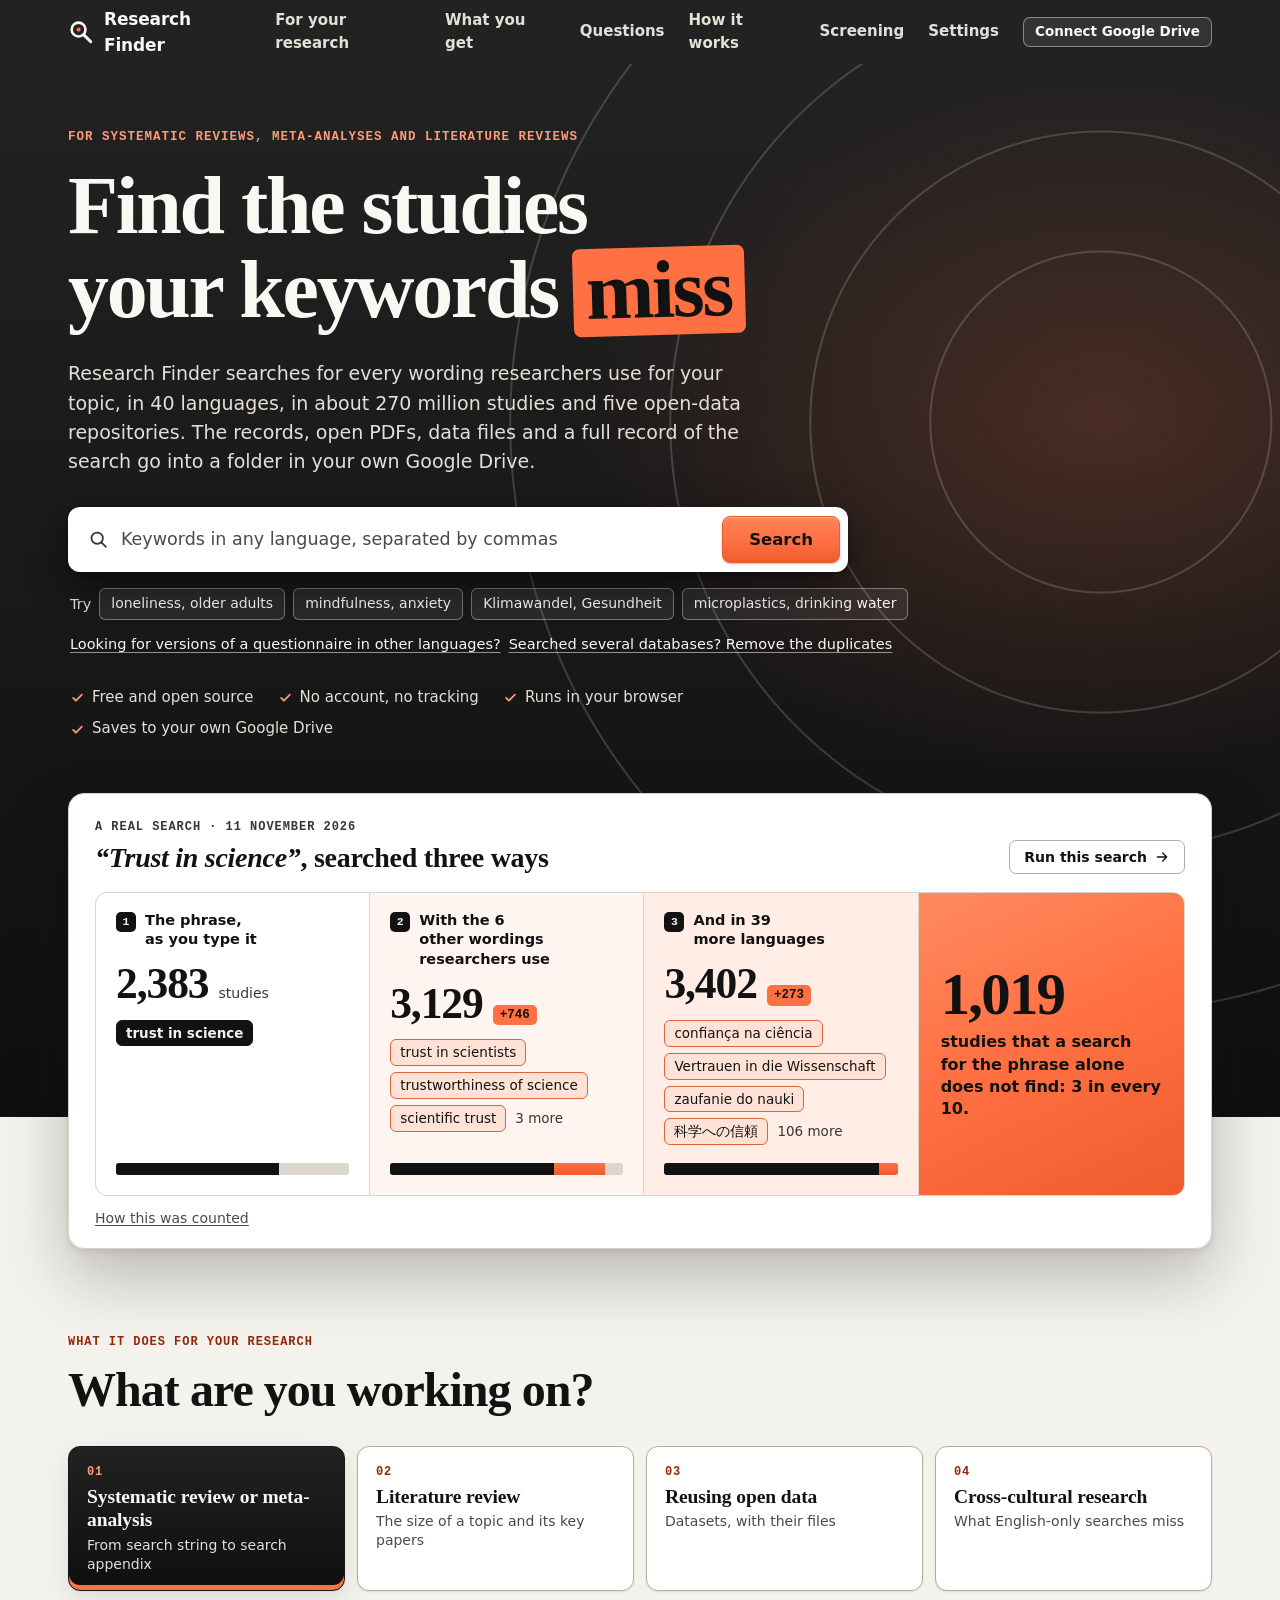
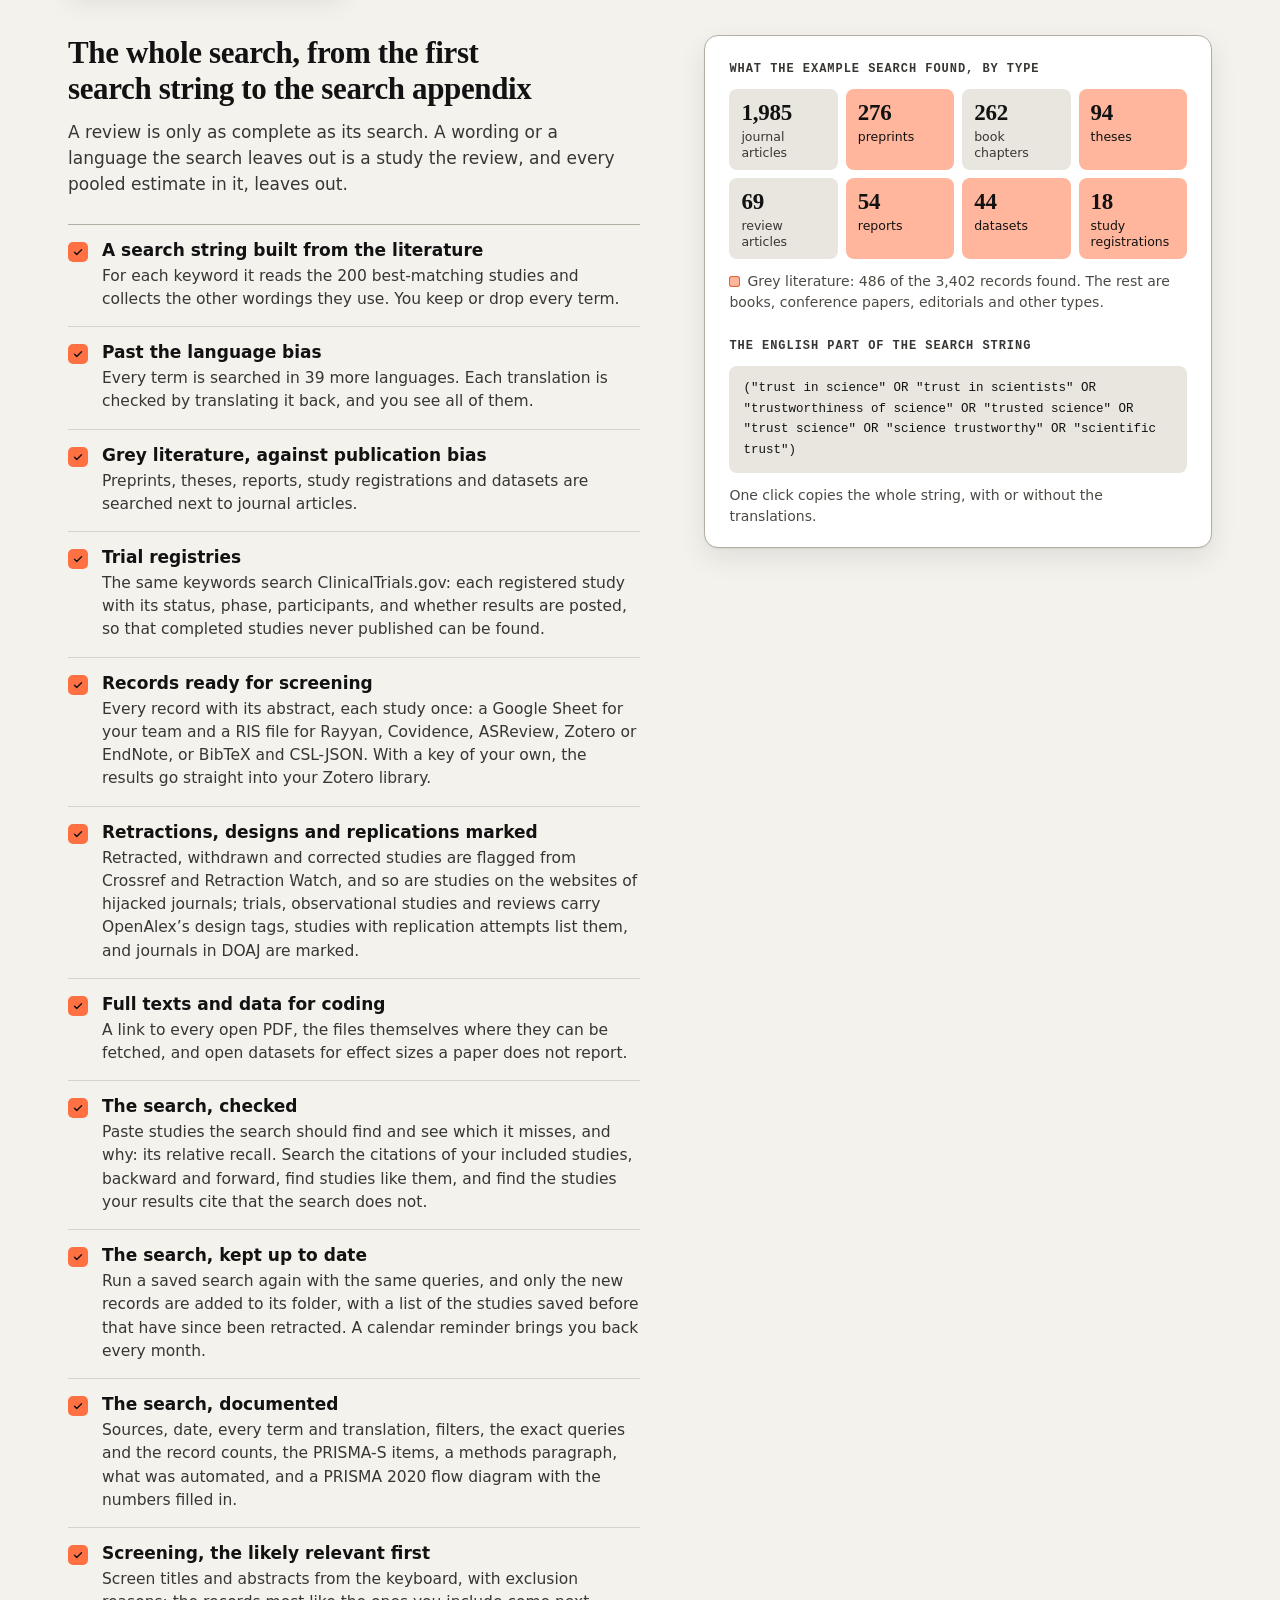
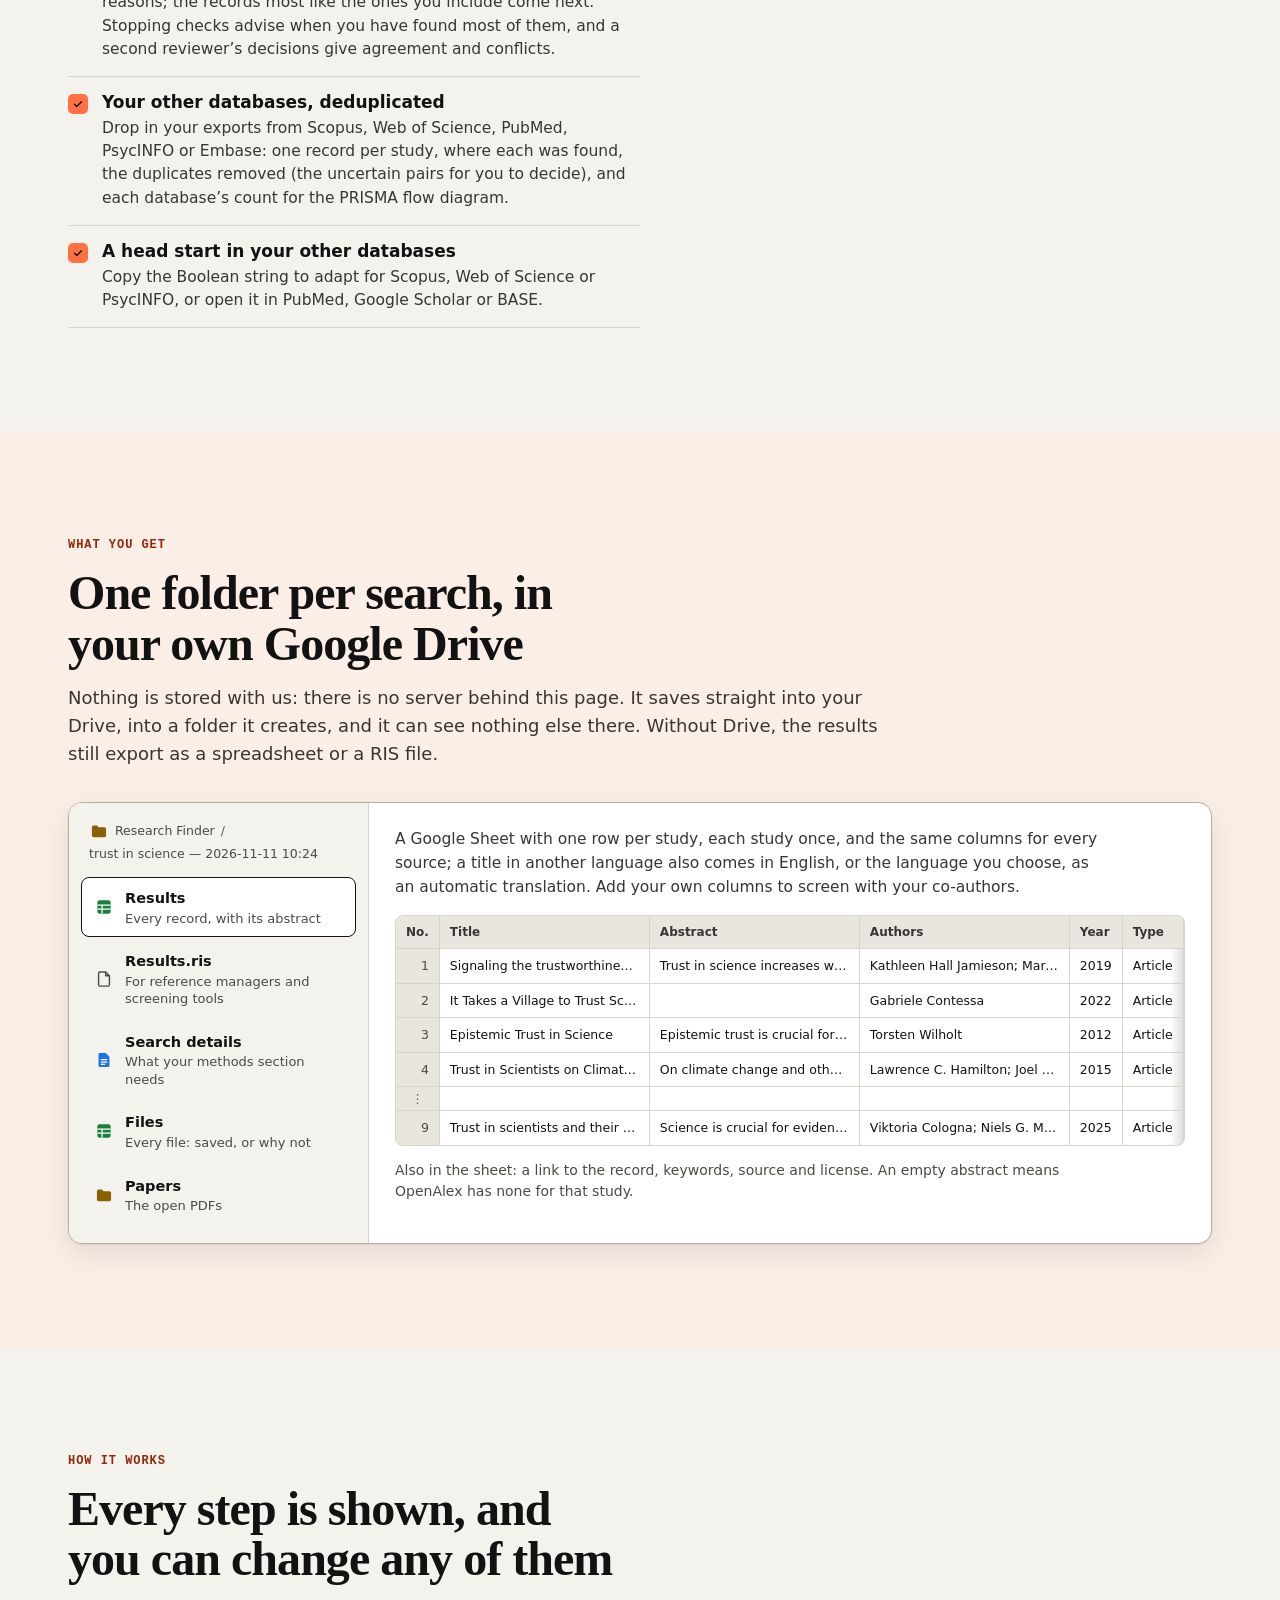
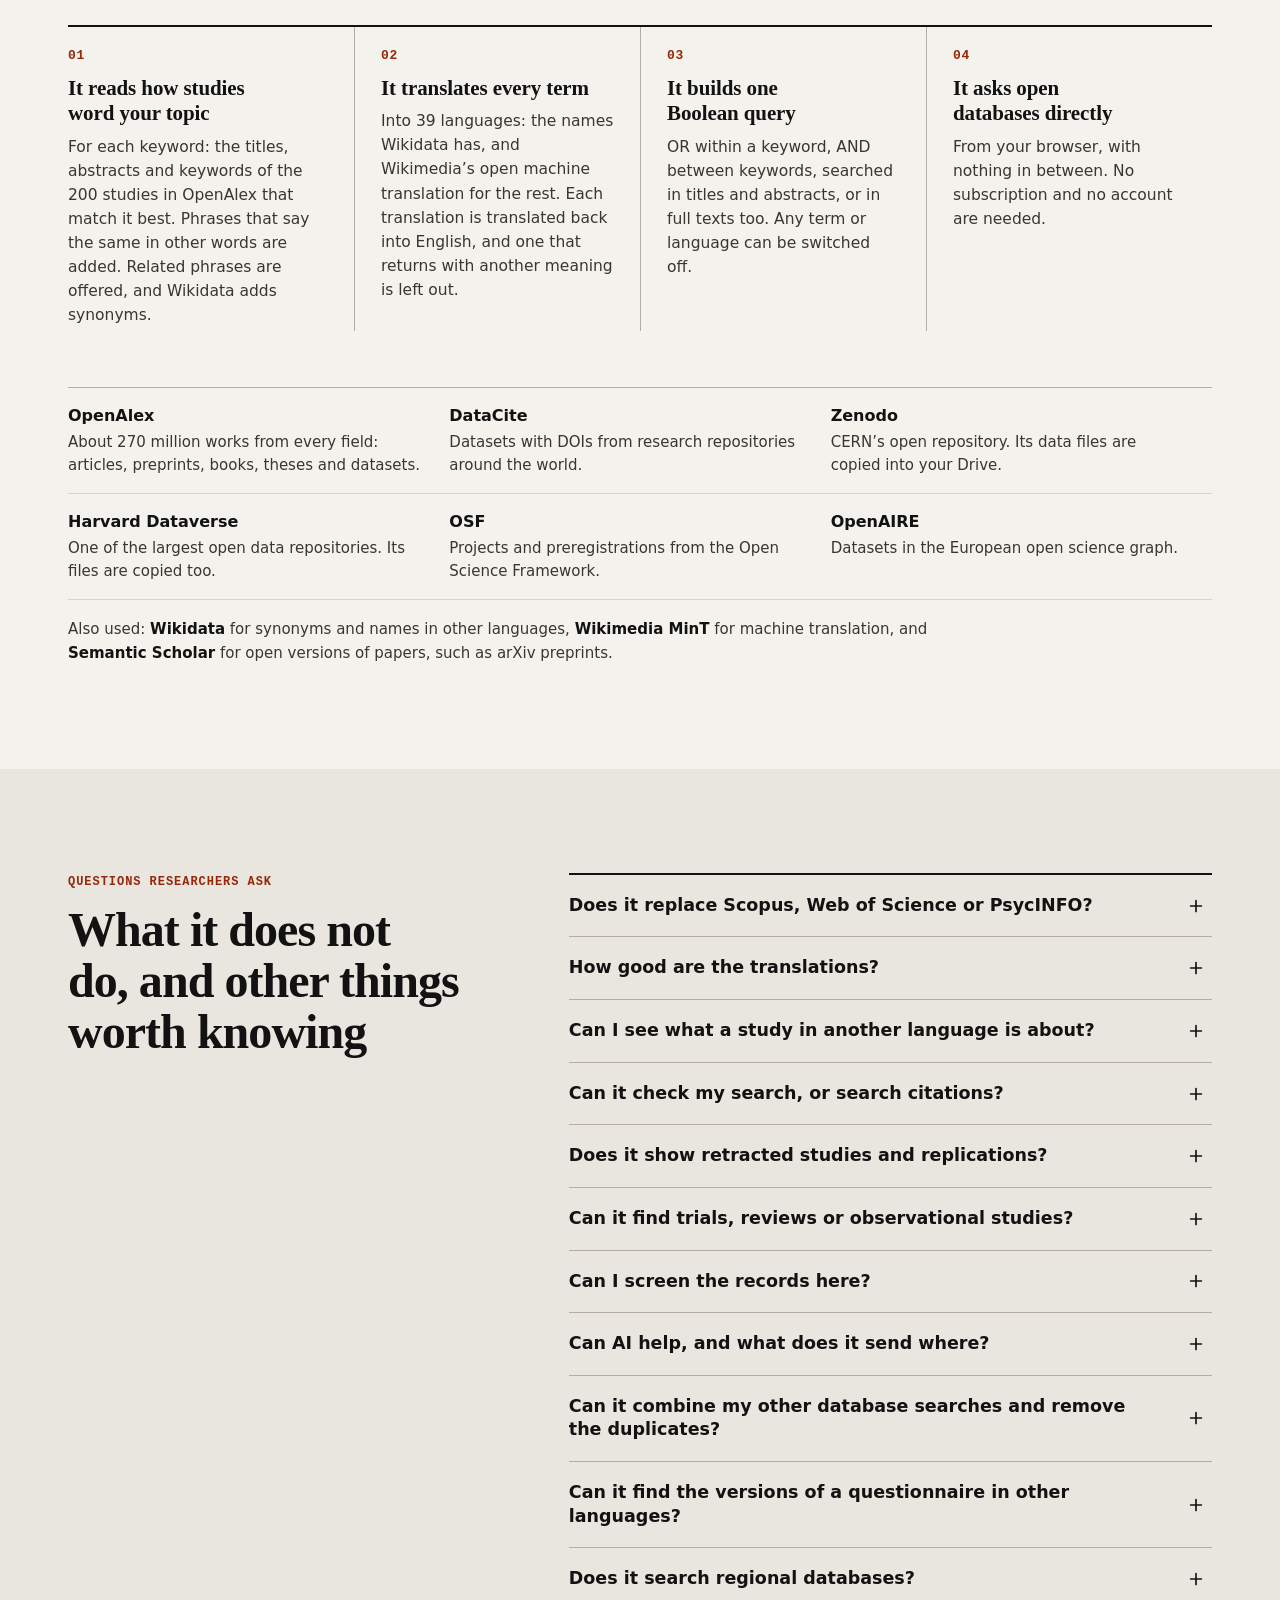
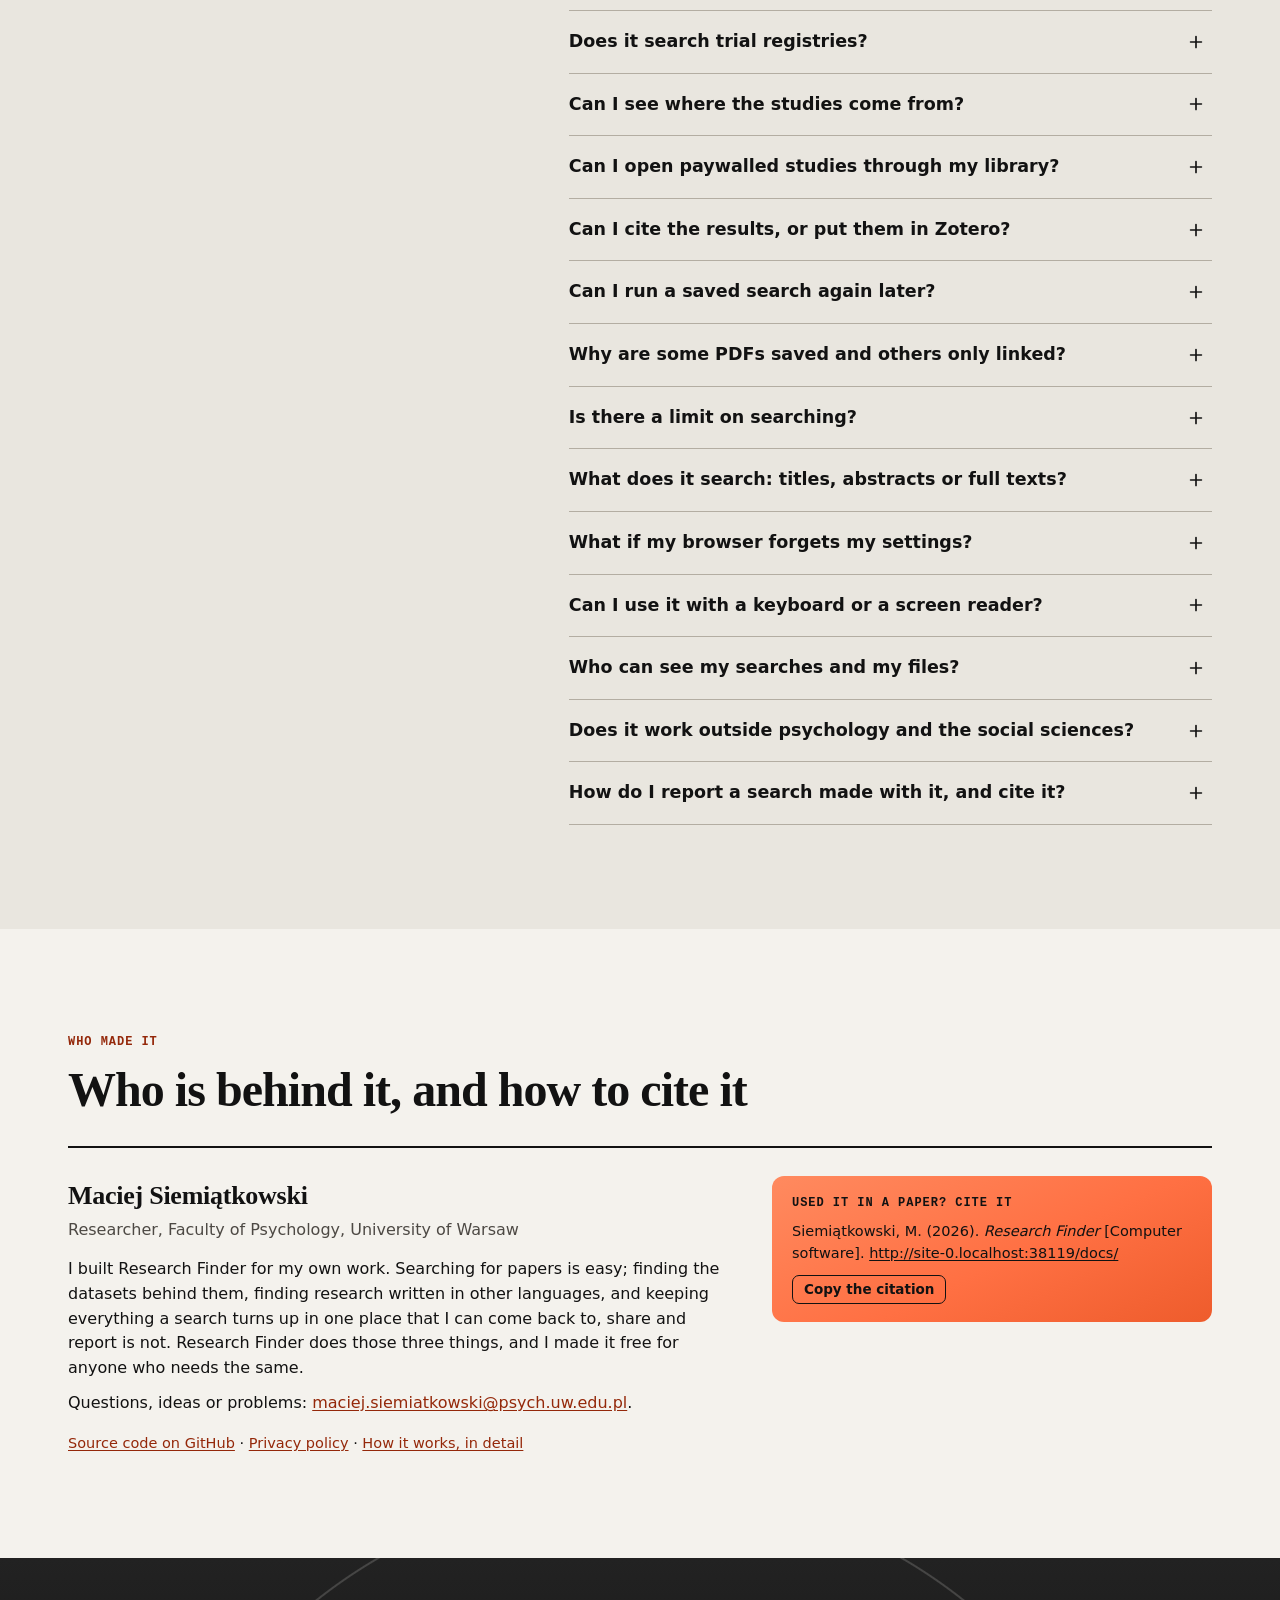
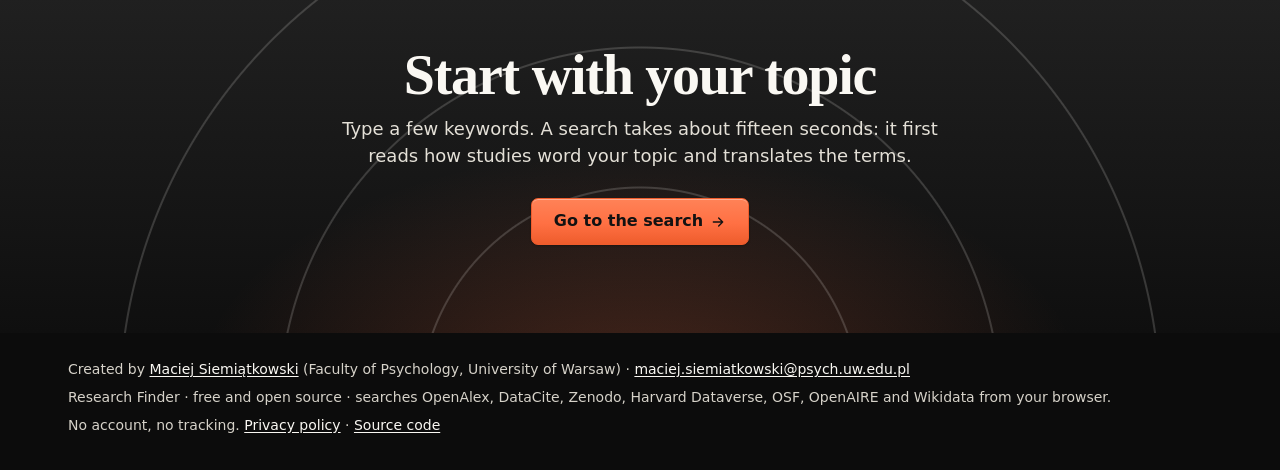
<file: docs/index.html>
<!doctype html>
<html lang="en">
<head>
  <meta charset="utf-8">
  <meta name="viewport" content="width=device-width, initial-scale=1">
  <meta http-equiv="Content-Security-Policy" content="default-src 'self'; script-src 'self' https://accounts.google.com/gsi/client; style-src 'self' 'unsafe-inline' https://accounts.google.com/gsi/style; img-src 'self' data: blob: https:; font-src 'self' data:; connect-src 'self' https:; frame-src https://accounts.google.com/gsi/; object-src 'none'; base-uri 'self'; form-action 'self'">
  <title>Research Finder: a literature search in 40 languages for reviews and meta-analyses</title>
  <meta name="description" content="A free literature search for systematic reviews, meta-analyses and literature reviews. It searches every wording researchers use for your topic, in 40 languages, in 270 million studies and five data repositories, and files the records, open PDFs, data and a record of the search in your Google Drive.">
  <meta property="og:type" content="website">
  <meta property="og:title" content="Research Finder: find the studies your keywords miss">
  <meta property="og:description" content="A free literature search for systematic reviews, meta-analyses and literature reviews: every wording researchers use for your topic, 40 languages, 270 million studies and five data repositories, saved to your Google Drive with a record of the search.">
  <meta property="og:url" content="https://msiemiatkowski.github.io/research-finder/">
  <meta name="color-scheme" content="light dark">
  <meta name="theme-color" content="#151515" media="(prefers-color-scheme: light)">
  <meta name="theme-color" content="#232323" media="(prefers-color-scheme: dark)">
  <link rel="icon" href="data:image/svg+xml,%3Csvg xmlns='http://www.w3.org/2000/svg' viewBox='0 0 32 32'%3E%3Crect width='32' height='32' rx='7' fill='%23151515'/%3E%3Ccircle cx='14' cy='14' r='7' fill='none' stroke='%23f4f2ed' stroke-width='2.8'/%3E%3Cpath d='M19.4 19.4 25 25' stroke='%23f4f2ed' stroke-width='3' stroke-linecap='round'/%3E%3Ccircle cx='14' cy='14' r='2.4' fill='%23ff7043'/%3E%3C/svg%3E">
  <link rel="stylesheet" href="style.css?v=45">
  <script type="module" src="js/main.js?v=45"></script>
  <script type="module" src="js/landing.js?v=45"></script>
</head>
<body>
  <svg width="0" height="0" style="position:absolute" aria-hidden="true" focusable="false">
    <defs>
      <symbol id="i-check" viewBox="0 0 24 24"><path d="m5 12.5 4.5 4.5L19 7.5" fill="none" stroke="currentColor" stroke-width="2.2" stroke-linecap="round" stroke-linejoin="round"/></symbol>
      <symbol id="i-arrow" viewBox="0 0 24 24"><path d="M5 12h14m-6-6 6 6-6 6" fill="none" stroke="currentColor" stroke-width="2" stroke-linecap="round" stroke-linejoin="round"/></symbol>
      <symbol id="i-folder" viewBox="0 0 24 24"><path d="M3.5 7.5a2 2 0 0 1 2-2h4l2 2h7a2 2 0 0 1 2 2v8a2 2 0 0 1-2 2h-13a2 2 0 0 1-2-2z" fill="currentColor"/></symbol>
      <symbol id="i-sheet" viewBox="0 0 24 24"><rect x="4" y="4" width="16" height="16" rx="2.5" fill="currentColor"/><path d="M4 9.7h16M4 14.6h16M9.7 9.7V20" fill="none" stroke="#fff" stroke-width="1.5"/></symbol>
      <symbol id="i-doc" viewBox="0 0 24 24"><path d="M7 3.5h7l4.5 4.5V19a1.5 1.5 0 0 1-1.5 1.5H7A1.5 1.5 0 0 1 5.5 19V5A1.5 1.5 0 0 1 7 3.5z" fill="currentColor"/><path d="M8.7 11.5h6.6M8.7 14.5h6.6M8.7 17.2h4" fill="none" stroke="#fff" stroke-width="1.4" stroke-linecap="round"/></symbol>
      <symbol id="i-file" viewBox="0 0 24 24"><path d="M7 3.5h7l4.5 4.5V19a1.5 1.5 0 0 1-1.5 1.5H7A1.5 1.5 0 0 1 5.5 19V5A1.5 1.5 0 0 1 7 3.5z" fill="none" stroke="currentColor" stroke-width="1.7" stroke-linejoin="round"/><path d="M14 3.8V8h4.2" fill="none" stroke="currentColor" stroke-width="1.7" stroke-linejoin="round"/></symbol>
      <symbol id="i-plus" viewBox="0 0 24 24"><path d="M12 5.5v13M5.5 12h13" fill="none" stroke="currentColor" stroke-width="2" stroke-linecap="round"/></symbol>
      <symbol id="i-search" viewBox="0 0 24 24"><circle cx="10.5" cy="10.5" r="6.5" fill="none" stroke="currentColor" stroke-width="2"/><path d="m15.5 15.5 5 5" stroke="currentColor" stroke-width="2" stroke-linecap="round"/></symbol>
    </defs>
  </svg>

  <a class="skip" href="#results">Skip to results</a>
  <header class="top">
    <div class="wrap top-inner">
      <a class="brand" href="#" id="home-link">
        <svg viewBox="0 0 32 32" aria-hidden="true"><circle cx="13" cy="13" r="8.5" fill="none" stroke="currentColor" stroke-width="3.2"/><path d="M19.5 19.5 28 28" stroke="currentColor" stroke-width="3.6" stroke-linecap="round"/><circle cx="13" cy="13" r="2.6" class="dot"/></svg>
        <span>Research Finder</span>
      </a>
      <nav class="top-nav" aria-label="Site">
        <a class="nav-jump" href="#uses">For your research</a>
        <a class="nav-jump" href="#output">What you get</a>
        <a class="nav-jump" href="#faq">Questions</a>
        <a href="#about" id="about-link">How it works</a>
        <button type="button" class="nav-btn" id="screen-btn">Screening</button>
        <button type="button" class="nav-btn" id="settings-btn">Settings</button>
        <button type="button" class="btn btn-small btn-drive" id="drive-btn">Connect Google Drive</button>
      </nav>
    </div>
  </header>

  <main>
    <section class="hero">
      <div class="wrap">
        <div class="hero-main">
          <p class="eyebrow">For systematic reviews, meta-analyses and literature reviews</p>
          <h1>Find the studies your keywords <span class="hl">miss</span></h1>
          <p class="lead">Research Finder searches for every wording researchers use for your topic, in 40 languages, in about 270 million studies and five open-data repositories. The records, open PDFs, data files and a full record of the search go into a folder in your own Google Drive.</p>
          <form id="search-form" role="search" autocomplete="off">
            <div class="searchbox">
              <svg class="searchbox-icon" aria-hidden="true"><use href="#i-search"/></svg>
              <input id="q" type="search" placeholder="Keywords in any language, separated by commas"
                     aria-label="Keywords" spellcheck="false">
              <button type="submit" class="btn btn-primary">Search</button>
            </div>
            <p class="hint"><span>Try</span>
              <button type="button" class="try example">loneliness, older adults</button>
              <button type="button" class="try example">mindfulness, anxiety</button>
              <button type="button" class="try example">Klimawandel, Gesundheit</button>
              <button type="button" class="try example">microplastics, drinking water</button>
            </p>
            <p class="hint finder-hint"><button type="button" class="link-btn finder-link" id="finder-link">Looking for versions of a questionnaire in other languages?</button>
              <button type="button" class="link-btn finder-link" id="combine-link">Searched several databases? Remove the duplicates</button></p>
          </form>
          <ul class="facts" aria-label="In short">
            <li>Free and open source</li>
            <li>No account, no tracking</li>
            <li>Runs in your browser</li>
            <li>Saves to your own Google Drive</li>
          </ul>
        </div>

        <aside class="demo" id="demo" aria-labelledby="demo-title">
          <div class="demo-head">
            <div>
              <p class="demo-kicker">A real search · 11 November 2026</p>
              <h2 id="demo-title"><q>Trust in science</q>, searched three ways</h2>
            </div>
            <button type="button" class="btn example" data-q="trust in science">Run this search <svg class="ic" aria-hidden="true"><use href="#i-arrow"/></svg></button>
          </div>
          <div class="demo-body">
            <ol class="demo-steps">
              <li>
                <h3>The phrase, as you type it</h3>
                <p class="demo-num"><b>2,383</b><span>studies</span></p>
                <div class="tchips"><span class="tchip you">trust in science</span></div>
                <div class="meter" aria-hidden="true"><i class="m-base" style="--w:70.05%"></i></div>
              </li>
              <li>
                <h3>With the 6 other wordings researchers use</h3>
                <p class="demo-num"><b>3,129</b><em>+746</em></p>
                <div class="tchips"><span class="tchip">trust in scientists</span><span class="tchip">trustworthiness of science</span><span class="tchip">scientific trust</span><span class="tchip more">3 more</span></div>
                <div class="meter" aria-hidden="true"><i class="m-base" style="--w:70.05%"></i><i class="m-add" style="--w:21.93%"></i></div>
              </li>
              <li>
                <h3>And in 39 more languages</h3>
                <p class="demo-num"><b>3,402</b><em>+273</em></p>
                <div class="tchips"><span class="tchip"><span lang="pt">confiança na ciência</span></span><span class="tchip"><span lang="de">Vertrauen in die Wissenschaft</span></span><span class="tchip"><span lang="pl">zaufanie do nauki</span></span><span class="tchip"><span lang="ja">科学への信頼</span></span><span class="tchip more">106 more</span></div>
                <div class="meter" aria-hidden="true"><i class="m-base" style="--w:91.98%"></i><i class="m-add" style="--w:8.02%"></i></div>
              </li>
            </ol>
            <p class="demo-sum"><strong>1,019</strong><span>studies that a search for the phrase alone does not find: 3 in every 10.</span></p>
          </div>
          <details class="demo-how">
            <summary>How this was counted</summary>
            <p>Studies in OpenAlex with a term in their title or abstract, each study counted once. The wordings come from the 200 studies that match the keyword best. Each translation was checked by translating it back into English; 5 came back with another meaning and were left out. Without a personal OpenAlex key, a search carries 110 of the 175 translations, at least one in every language; a free key carries them all.</p>
          </details>
        </aside>
      </div>
    </section>

    <section id="about" class="panel wrap prose" hidden aria-labelledby="about-title">
      <div class="panel-head">
        <h2 id="about-title">How Research Finder works</h2>
        <button type="button" class="btn btn-ghost close-panel" data-close="about">Close</button>
      </div>
      <div id="about-body"></div>
    </section>

    <div class="landing">
      <section class="band" id="uses" aria-labelledby="uses-title">
       <div class="wrap">
        <p class="kicker">What it does for your research</p>
        <h2 class="block-title" id="uses-title">What are you working on?</h2>
        <div class="task-tabs" role="tablist" aria-label="Kind of research">
          <button type="button" role="tab" id="tab-review" aria-controls="task-review" aria-selected="true"><span class="tt-num">01</span><span class="tt-title">Systematic review or meta-analysis</span><span class="tt-sub">From search string to search appendix</span></button>
          <button type="button" role="tab" id="tab-lit" aria-controls="task-lit" aria-selected="false" tabindex="-1"><span class="tt-num">02</span><span class="tt-title">Literature review</span><span class="tt-sub">The size of a topic and its key papers</span></button>
          <button type="button" role="tab" id="tab-data" aria-controls="task-data" aria-selected="false" tabindex="-1"><span class="tt-num">03</span><span class="tt-title">Reusing open data</span><span class="tt-sub">Datasets, with their files</span></button>
          <button type="button" role="tab" id="tab-cross" aria-controls="task-cross" aria-selected="false" tabindex="-1"><span class="tt-num">04</span><span class="tt-title">Cross-cultural research</span><span class="tt-sub">What English-only searches miss</span></button>
        </div>

        <div class="task" role="tabpanel" id="task-review" aria-labelledby="tab-review" tabindex="0">
          <div class="task-text">
            <h3>The whole search, from the first search string to the search appendix</h3>
            <p class="task-lead">A review is only as complete as its search. A wording or a language the search leaves out is a study the review, and every pooled estimate in it, leaves out.</p>
            <ul class="gains">
              <li><h4>A search string built from the literature</h4><p>For each keyword it reads the 200 best-matching studies and collects the other wordings they use. You keep or drop every term.</p></li>
              <li><h4>Past the language bias</h4><p>Every term is searched in 39 more languages. Each translation is checked by translating it back, and you see all of them.</p></li>
              <li><h4>Grey literature, against publication bias</h4><p>Preprints, theses, reports, study registrations and datasets are searched next to journal articles.</p></li>
              <li><h4>Trial registries</h4><p>The same keywords search ClinicalTrials.gov: each registered study with its status, phase, participants, and whether results are posted, so that completed studies never published can be found.</p></li>
              <li><h4>Records ready for screening</h4><p>Every record with its abstract, each study once: a Google Sheet for your team and a RIS file for Rayyan, Covidence, ASReview, Zotero or EndNote, or BibTeX and CSL-JSON. With a key of your own, the results go straight into your Zotero library.</p></li>
              <li><h4>Retractions, designs and replications marked</h4><p>Retracted, withdrawn and corrected studies are flagged from Crossref and Retraction Watch, and so are studies on the websites of hijacked journals; trials, observational studies and reviews carry OpenAlex’s design tags, studies with replication attempts list them, and journals in DOAJ are marked.</p></li>
              <li><h4>Full texts and data for coding</h4><p>A link to every open PDF, the files themselves where they can be fetched, and open datasets for effect sizes a paper does not report.</p></li>
              <li><h4>The search, checked</h4><p>Paste studies the search should find and see which it misses, and why: its relative recall. Search the citations of your included studies, backward and forward, find studies like them, and find the studies your results cite that the search does not.</p></li>
              <li><h4>The search, kept up to date</h4><p>Run a saved search again with the same queries, and only the new records are added to its folder, with a list of the studies saved before that have since been retracted. A calendar reminder brings you back every month.</p></li>
              <li><h4>The search, documented</h4><p>Sources, date, every term and translation, filters, the exact queries and the record counts, the PRISMA-S items, a methods paragraph, what was automated, and a PRISMA 2020 flow diagram with the numbers filled in.</p></li>
              <li><h4>Screening, the likely relevant first</h4><p>Screen titles and abstracts from the keyboard, with exclusion reasons; the records most like the ones you include come next. Stopping checks advise when you have found most of them, and a second reviewer’s decisions give agreement and conflicts.</p></li>
              <li><h4>Your other databases, deduplicated</h4><p>Drop in your exports from Scopus, Web of Science, PubMed, PsycINFO or Embase: one record per study, where each was found, the duplicates removed (the uncertain pairs for you to decide), and each database’s count for the PRISMA flow diagram.</p></li>
              <li><h4>A head start in your other databases</h4><p>Copy the Boolean string to adapt for Scopus, Web of Science or PsycINFO, or open it in PubMed, Google Scholar or BASE.</p></li>
            </ul>
          </div>
          <figure class="exhibit">
            <p class="exhibit-label">What the example search found, by type</p>
            <dl class="tiles">
              <div><dt>1,985</dt><dd>journal articles</dd></div>
              <div class="grey"><dt>276</dt><dd>preprints</dd></div>
              <div><dt>262</dt><dd>book chapters</dd></div>
              <div class="grey"><dt>94</dt><dd>theses</dd></div>
              <div><dt>69</dt><dd>review articles</dd></div>
              <div class="grey"><dt>54</dt><dd>reports</dd></div>
              <div class="grey"><dt>44</dt><dd>datasets</dd></div>
              <div class="grey"><dt>18</dt><dd>study registrations</dd></div>
            </dl>
            <p class="exhibit-note"><span class="swatch"></span>Grey literature: 486 of the 3,402 records found. The rest are books, conference papers, editorials and other types.</p>
            <p class="exhibit-label">The English part of the search string</p>
            <pre class="query"><code>("trust in science" OR "trust in scientists" OR "trustworthiness of science" OR "trusted science" OR "trust science" OR "science trustworthy" OR "scientific trust")</code></pre>
            <figcaption>One click copies the whole string, with or without the translations.</figcaption>
          </figure>
        </div>

        <div class="task" role="tabpanel" id="task-lit" aria-labelledby="tab-lit" tabindex="0" hidden>
          <div class="task-text">
            <h3>Map a topic quickly: for a paper, a thesis or a grant proposal</h3>
            <p class="task-lead">Before you can say what is known, you need to see how big the topic is, who shaped it and where it is moving.</p>
            <ul class="gains">
              <li><h4>See how big a topic is</h4><p>Each keyword shows how many studies have it in their title or abstract, before you read a single one.</p></li>
              <li><h4>Start from the existing reviews</h4><p>One filter shows the review articles: 69 of them for “trust in science”.</p></li>
              <li><h4>Landmark papers and the newest ones</h4><p>Sort by citations or by date, and filter by year, type and open access.</p></li>
              <li><h4>Find the neighboring topics</h4><p>Related phrases, the studies’ own keywords and the topics most often studied with yours are one click away.</p></li>
              <li><h4>Read and cite from one place</h4><p>Every result with its abstract in one sheet, references in APA or any of more than 2,700 citation styles, and RIS, BibTeX or CSL-JSON files for Zotero, EndNote, Mendeley or LaTeX.</p></li>
              <li><h4>Paywalled studies, through your library</h4><p>Add your university library’s link resolver or proxy under Settings, and every study links to its full text through your library’s subscriptions.</p></li>
            </ul>
          </div>
          <figure class="exhibit">
            <p class="exhibit-label">The example search, sorted by citations</p>
            <ol class="cited">
              <li><b>2,433</b><div><cite>Beyond misinformation: Understanding and coping with the “post-truth” era</cite><span>Lewandowsky, Ecker and Cook · 2017 · Journal of Applied Research in Memory and Cognition</span></div></li>
              <li><b>1,602</b><div><cite>Susceptibility to misinformation about COVID-19 around the world</cite><span>Roozenbeek, Schneider, Dryhurst et al. · 2020 · Royal Society Open Science</span></div></li>
              <li><b>1,181</b><div><cite>Politicization of Science in the Public Sphere</cite><span>Gauchat · 2012 · American Sociological Review</span></div></li>
              <li><b>1,045</b><div><cite>Public Engagement as a Means of Restoring Public Trust in Science</cite><span>Wynne · 2006 · Public Health Genomics</span></div></li>
            </ol>
            <p class="exhibit-label">Most often studied together with it</p>
            <div class="tchips"><span class="tchip off">COVID-19 pandemic <i>23</i></span><span class="tchip off">research integrity <i>13</i></span><span class="tchip off">peer review <i>10</i></span><span class="tchip off">misinformation <i>10</i></span><span class="tchip off">research transparency <i>8</i></span><span class="tchip off">political ideology <i>6</i></span></div>
            <figcaption>The numbers say in how many of the 200 best-matching studies each topic is a keyword. A click adds it to your search.</figcaption>
          </figure>
        </div>

        <div class="task" role="tabpanel" id="task-data" aria-labelledby="tab-data" tabindex="0" hidden>
          <div class="task-text">
            <h3>Open datasets to reanalyze, replicate or teach with</h3>
            <p class="task-lead">The data behind published studies is scattered over repositories that each have their own search. Here it is one search, and the files come with it.</p>
            <ul class="gains">
              <li><h4>Five repositories in one search</h4><p>DataCite, Zenodo, Harvard Dataverse, OSF and OpenAIRE: 629 datasets and registrations for “trust in science”.</p></li>
              <li><h4>The files, not just the links</h4><p>One Drive folder per dataset with its open data files, and a sheet that lists every file with its size and download link.</p></li>
              <li><h4>Licenses and DOIs</h4><p>Both are in the results sheet, so that you can reuse the data properly and cite it.</p></li>
              <li><h4>Preregistrations too</h4><p>OSF registrations show what was planned, including studies that were never published.</p></li>
              <li><h4>A folder your team already knows how to use</h4><p>A saved search is an ordinary Google Drive folder: share it with co-authors or with a class.</p></li>
            </ul>
          </div>
          <figure class="exhibit">
            <p class="exhibit-label">A dataset from the example search, in Google Drive</p>
            <ul class="tree" aria-label="A saved dataset in Google Drive">
              <li class="t-folder">Datasets</li>
              <li class="t-folder t-1">2025 Continuity and Change in Trust in Scientists in the United States Demographic Stabil</li>
              <li class="t-file t-2">Codebook.pdf <span>121 kB</span></li>
              <li class="t-file t-2">gss.csv <span>9.5 MB</span></li>
              <li class="t-file t-2">fig6data.dta <span>428 kB</span></li>
              <li class="t-file t-2">POQ Replication Code.R <span>103 kB</span></li>
              <li class="t-file t-2">README.pdf <span>94 kB</span></li>
              <li class="t-file t-2">tab2data <span>145 kB</span></li>
              <li class="t-file t-2">fig7data <span>30 kB</span></li>
            </ul>
            <figcaption>Schulman, Druckman, Safarpour, Baum et al. (2025), Harvard Dataverse, license CC0 1.0. Zenodo and Harvard Dataverse files are copied directly; OSF and figshare files need a file relay.</figcaption>
          </figure>
        </div>

        <div class="task" role="tabpanel" id="task-cross" aria-labelledby="tab-cross" tabindex="0" hidden>
          <div class="task-text">
            <h3>The studies an English-only search never sees</h3>
            <p class="task-lead">Much research is published in the language of the people it studies, in national journals that the big databases index thinly.</p>
            <ul class="gains">
              <li><h4>Research published in other languages</h4><p>346 of the 3,402 studies on “trust in science” are not in English. They are in more than 25 other languages.</p></li>
              <li><h4>A first look in your language</h4><p>Their titles come with an automatic translation in [brackets], into English or any of the 39 search languages you choose, and an abstract translates with one click. Machine translations, not professional ones: enough to see what a study is about.</p></li>
              <li><h4>Adapted and validated measures</h4><p>The validation study of a questionnaire in another language is often published in that language, in a national journal. “Versions of a questionnaire”, under the search box, finds them: the scale’s name with the method words of validation and adaptation, in 39 languages.</p></li>
              <li><h4>Regional databases</h4><p>LA Referencia’s Latin American repositories, with the Spanish and Portuguese terms, DOAJ’s open-access journals in every language and, with a free ID, Japan’s CiNii Research.</p></li>
              <li><h4>Local evidence</h4><p>Filter by the language of the study to see what has been published in Polish, Portuguese or Korean.</p></li>
              <li><h4>Who is represented</h4><p>An overview counts all the results by the countries of their authors, the share with an author in the Global South, and their languages, years and journals. Each bar filters the results, for example to the studies with authors in one country.</p></li>
              <li><h4>You stay in control</h4><p>Every translation is shown and can be switched off, one term or one language at a time. Doubtful machine translations are left out unless you add them.</p></li>
            </ul>
          </div>
          <figure class="exhibit">
            <p class="exhibit-label">The example search: studies not in English</p>
            <dl class="bars">
              <div><dt>Portuguese</dt><dd><span class="bar"><i style="--w:90.7%"></i></span><b>68</b></dd></div>
              <div><dt>Spanish</dt><dd><span class="bar"><i style="--w:84%"></i></span><b>63</b></dd></div>
              <div><dt>German</dt><dd><span class="bar"><i style="--w:72%"></i></span><b>54</b></dd></div>
              <div><dt>French</dt><dd><span class="bar"><i style="--w:45.3%"></i></span><b>34</b></dd></div>
              <div><dt>Italian</dt><dd><span class="bar"><i style="--w:36%"></i></span><b>27</b></dd></div>
              <div><dt>Dutch</dt><dd><span class="bar"><i style="--w:17.3%"></i></span><b>13</b></dd></div>
              <div><dt>Russian</dt><dd><span class="bar"><i style="--w:16%"></i></span><b>12</b></dd></div>
              <div class="rest"><dt>More than 20 others</dt><dd><span class="bar"><i style="--w:100%"></i></span><b>75</b></dd></div>
            </dl>
            <ul class="found">
              <li><span class="badge">Polish</span><cite lang="pl">Stosunek Polaków do nauki w pandemii COVID-19</cite><span class="found-en" lang="en">[The ratio of Poles to science in the COVID-19 pandemic]</span><span>Sadowski, Kołczyńska, Ciepielewska-Kowalik and Mach · 2021 · Nauka</span></li>
              <li><span class="badge">Spanish</span><cite lang="es">Cambios en la percepción de la ciencia derivados de la pandemia de la COVID-19</cite><span class="found-en" lang="en">[Changes in perception of science stemming from the COVID-19 pandemic]</span><span>Blanco, Del Pino, Pereira and Arias Gago · 2023 · Enseñanza de las Ciencias</span></li>
              <li><span class="badge">Ukrainian</span><cite lang="uk">Довіра до вчених у вимірі міжнародних і національних опитувань</cite><span class="found-en" lang="en">[Trust in scientists in the scale of international and national surveys]</span><span>Заєць · 2025 · Nauka ta naukoznavstvo</span></li>
            </ul>
            <figcaption>Three of the 273 studies that only the translated terms found, with the automatic English translations the results show. They are rough: here “stosunek” means “attitude”, not “ratio”.</figcaption>
          </figure>
        </div>
       </div>
      </section>

      <section class="band band-warm" id="output" aria-labelledby="output-title">
       <div class="wrap">
        <p class="kicker">What you get</p>
        <h2 class="block-title" id="output-title">One folder per search, in your own Google Drive</h2>
        <p class="block-lead">Nothing is stored with us: there is no server behind this page. It saves straight into your Drive, into a folder it creates, and it can see nothing else there. Without Drive, the results still export as a spreadsheet or a RIS file.</p>
        <div class="explorer" id="explorer">
          <div class="ex-tree" role="tablist" aria-label="Files of a saved search" aria-orientation="vertical">
            <p class="ex-path"><svg class="ic t-folder" aria-hidden="true"><use href="#i-folder"/></svg>Research Finder <span>/</span> trust in science — 2026-11-11 10:24</p>
            <button type="button" role="tab" id="ex-tab-results" aria-controls="ex-results" aria-selected="true"><svg class="ic t-sheet" aria-hidden="true"><use href="#i-sheet"/></svg><span><b>Results</b><small>Every record, with its abstract</small></span></button>
            <button type="button" role="tab" id="ex-tab-ris" aria-controls="ex-ris" aria-selected="false" tabindex="-1"><svg class="ic t-file" aria-hidden="true"><use href="#i-file"/></svg><span><b>Results.ris</b><small>For reference managers and screening tools</small></span></button>
            <button type="button" role="tab" id="ex-tab-details" aria-controls="ex-details" aria-selected="false" tabindex="-1"><svg class="ic t-doc" aria-hidden="true"><use href="#i-doc"/></svg><span><b>Search details</b><small>What your methods section needs</small></span></button>
            <button type="button" role="tab" id="ex-tab-files" aria-controls="ex-files" aria-selected="false" tabindex="-1"><svg class="ic t-sheet" aria-hidden="true"><use href="#i-sheet"/></svg><span><b>Files</b><small>Every file: saved, or why not</small></span></button>
            <button type="button" role="tab" id="ex-tab-papers" aria-controls="ex-papers" aria-selected="false" tabindex="-1"><svg class="ic t-folder" aria-hidden="true"><use href="#i-folder"/></svg><span><b>Papers</b><small>The open PDFs</small></span></button>
          </div>
          <div class="ex-view">
            <div class="ex-pane" role="tabpanel" id="ex-results" aria-labelledby="ex-tab-results" tabindex="0">
              <p class="ex-about">A Google Sheet with one row per study, each study once, and the same columns for every source; a title in another language also comes in English, or the language you choose, as an automatic translation. Add your own columns to screen with your co-authors.</p>
              <div class="sheet-scroll" tabindex="0" role="region" aria-label="Rows of the sheet Results">
                <table class="sheet">
                  <thead><tr><th>No.</th><th>Title</th><th>Abstract</th><th>Authors</th><th>Year</th><th>Type</th><th>Journal or repository</th><th>DOI</th><th>Open PDF</th><th>Language</th><th>Citations</th><th>Saved in Drive</th></tr></thead>
                  <tbody>
                    <tr><td>1</td><td>Signaling the trustworthiness of science</td><td>Trust in science increases when scientists and the outlets certifying their work honor science's norms. Scientists often fail to signal to other scientists and, perhaps more importantly, the public that these norms are being upheld…</td><td>Kathleen Hall Jamieson; Marcia K. Mcnutt; Véronique Kiermer; Richard Sever</td><td>2019</td><td>Article</td><td>Proceedings of the National Academy of Sciences</td><td>https://doi.org/10.1073/pnas.1913039116</td><td></td><td>en</td><td>92</td><td></td></tr>
                    <tr><td>2</td><td>It Takes a Village to Trust Science: Towards a (Thoroughly) Social Approach to Public Trust in Science</td><td></td><td>Gabriele Contessa</td><td>2022</td><td>Article</td><td>Erkenntnis</td><td>https://doi.org/10.1007/s10670-021-00485-8</td><td>https://link.springer.com/content/pdf/10.1007/s10670-021-00485-8.pdf</td><td>en</td><td>69</td><td></td></tr>
                    <tr><td>3</td><td>Epistemic Trust in Science</td><td>Epistemic trust is crucial for science. This article aims to identify the kinds of assumptions that are involved in epistemic trust as it is required for the successful operation of science as a collective epistemic enterprise…</td><td>Torsten Wilholt</td><td>2012</td><td>Article</td><td>The British Journal for the Philosophy of Science</td><td>https://doi.org/10.1093/bjps/axs007</td><td>https://pub.uni-bielefeld.de/download/2555174/2916269</td><td>en</td><td>297</td><td></td></tr>
                    <tr><td>4</td><td>Trust in Scientists on Climate Change and Vaccines</td><td>On climate change and other topics, conservatives have taken positions at odds with a strong scientific consensus. Claims that this indicates a broad conservative distrust of science have been countered…</td><td>Lawrence C. Hamilton; Joel Hartter; Kei Saito</td><td>2015</td><td>Article</td><td>SAGE Open</td><td>https://doi.org/10.1177/2158244015602752</td><td>https://journals.sagepub.com/doi/pdf/10.1177/2158244015602752</td><td>en</td><td>241</td><td></td></tr>
                    <tr class="gap"><td>⋮</td><td></td><td></td><td></td><td></td><td></td><td></td><td></td><td></td><td></td><td></td><td></td></tr>
                    <tr><td>9</td><td>Trust in scientists and their role in society across 68 countries</td><td>Science is crucial for evidence-based decision-making. Public trust in scientists can help decision makers act on the basis of the best available evidence, especially during crises…</td><td>Viktoria Cologna; Niels G. Mede; Sebastian Berger; John C. Besley et al.</td><td>2025</td><td>Article</td><td>Nature Human Behaviour</td><td>https://doi.org/10.1038/s41562-024-02090-5</td><td>https://www.nature.com/articles/s41562-024-02090-5.pdf</td><td>en</td><td>472</td><td>https://drive.google.com/file/d/…</td></tr>
                  </tbody>
                </table>
              </div>
              <p class="ex-foot">Also in the sheet: a link to the record, keywords, source and license. An empty abstract means OpenAlex has none for that study.</p>
            </div>
            <div class="ex-pane" role="tabpanel" id="ex-ris" aria-labelledby="ex-tab-ris" tabindex="0" hidden>
              <p class="ex-about">The same records as a reference file. Zotero, EndNote and Mendeley import it, and so do the screening tools Rayyan, Covidence and ASReview.</p>
              <pre class="code"><code>TY  - JOUR
TI  - Epistemic Trust in Science
AU  - Torsten Wilholt
PY  - 2012
DA  - 2012/10/01
T2  - The British Journal for the Philosophy of Science
AB  - Epistemic trust is crucial for science. This article aims to identify the kinds of assumptions that are involved in epistemic trust as it is required for the successful operation of science as a collective epistemic enterprise. …
KW  - epistemic trust
KW  - statistical power
KW  - information providers
DO  - 10.1093/bjps/axs007
UR  - https://doi.org/10.1093/bjps/axs007
LA  - English
DB  - OpenAlex
ER  - </code></pre>
            </div>
            <div class="ex-pane" role="tabpanel" id="ex-details" aria-labelledby="ex-tab-details" tabindex="0" hidden>
              <p class="ex-about">A Google Doc that records the search so that it can be reported and repeated.</p>
              <div class="docpage">
                <h4>Search details</h4>
                <p>Saved with Research Finder on 11/11/2026, 10:24:07.</p>
                <h5>Where</h5>
                <p>Studies: OpenAlex: 270 million works from every field.</p>
                <h5>Keywords</h5>
                <p>Results had to match all keywords.</p>
                <p><b>trust in science</b><br>Studies in OpenAlex with the keyword in the title or abstract: 2,383; the 200 that match best were read for the wordings below.</p>
                <p><b>Your words:</b> trust in science</p>
                <p><b>Wordings used in studies</b> (in how many of the studies read): trust in scientists (5); trustworthiness of science (4); trusted science (3); trust science (3); science trustworthy (2); scientific trust (2)</p>
                <p><b>Machine translations</b> (Wikimedia MinT, each translated back into English as a check): <span lang="pl">zaufanie do nauki</span> (Polish); <span lang="pl">zaufanie do naukowców</span> (Polish); <span lang="de">Vertrauen in die Wissenschaft</span> (German); <span lang="de">Vertrauen in Wissenschaftler</span> (German); <span lang="fr">confiance dans la science</span> (French); …</p>
                <p>5 machine translations did not translate back to the same meaning and were left out.</p>
                <h5>Filters</h5>
                <p>None.</p>
                <h5>Queries sent</h5>
                <p><b>OpenAlex</b> (search in titles and abstracts), as 3 searches whose results were put together, because OpenAlex takes up to 1,500 characters:</p>
                <p>Search 1: <code>("trust in science" OR "trust in scientists" OR "trustworthiness of science" OR "trusted science" OR "trust science" OR "science trustworthy" OR "scientific trust")</code></p>
                <p>Search 2: <code>("confianza en la ciencia" OR "confiance dans la science" OR "Vertrauen in die Wissenschaft" OR "confiança na ciência" OR …)</code></p>
                <h5>What was saved</h5>
                <p>3,430 results found (a study found by two of the searches counts twice); 3,402 saved in “Results” and in the reference file “Results.ris”, in the order shown (Best match), each once.</p>
              </div>
            </div>
            <div class="ex-pane" role="tabpanel" id="ex-files" aria-labelledby="ex-tab-files" tabindex="0" hidden>
              <p class="ex-about">A Google Sheet that lists every open file the search found, with its download link, and says whether it was saved. If it was not, it says why.</p>
              <div class="sheet-scroll" tabindex="0" role="region" aria-label="Two rows of the sheet Files">
                <table class="sheet">
                  <thead><tr><th>Result no.</th><th>Result</th><th>File</th><th>Repository</th><th>Download link</th><th>Saved in Drive</th><th>Not saved because</th></tr></thead>
                  <tbody>
                    <tr><td>4</td><td>Trust in Scientists on Climate Change and Vaccines</td><td>Hamilton_2015_Trust in Scientists on Climate Change and Vaccines.pdf</td><td>SAGE Open</td><td>https://journals.sagepub.com/doi/pdf/10.1177/2158244015602752</td><td></td><td>the file relay answered: the site lets only browsers download it (it checks for robots), so the relay cannot</td></tr>
                    <tr><td>9</td><td>Trust in scientists and their role in society across 68 countries</td><td>Cologna_2025_Trust in scientists and their role in society across 68 countries.pdf</td><td>Nature Human Behaviour</td><td>https://www.nature.com/articles/s41562-024-02090-5.pdf</td><td>https://drive.google.com/file/d/…</td><td></td></tr>
                  </tbody>
                </table>
              </div>
              <p class="ex-foot"><b>Not every PDF can be copied.</b> Most publishers do not let a web page download their files: in one test a browser alone saved 39 of 599 open PDFs. With a free file relay, set up under Settings, it saved 405. Every other PDF stays one click away, and a save can be filled in later.</p>
            </div>
            <div class="ex-pane" role="tabpanel" id="ex-papers" aria-labelledby="ex-tab-papers" tabindex="0" hidden>
              <p class="ex-about">The open PDFs that could be fetched, named author_year_title, each linked from its row in “Results”.</p>
              <ul class="filelist">
                <li><svg class="ic" aria-hidden="true"><use href="#i-file"/></svg><span lang="pl">Chmielewski_2025_Zaufanie do nauki perspektywa krytyczno-racjonalistyczna.pdf</span><small>0.7 MB</small></li>
                <li><svg class="ic" aria-hidden="true"><use href="#i-file"/></svg><span>Cologna_2025_Trust in scientists and their role in society across 68 countries.pdf</span><small>6.2 MB</small></li>
                <li><svg class="ic" aria-hidden="true"><use href="#i-file"/></svg><span lang="de">Simon_2022_Vertrauen in die Wissenschaft – philosophische Erwägungen.pdf</span><small>0.2 MB</small></li>
                <li><svg class="ic" aria-hidden="true"><use href="#i-file"/></svg><span lang="uk">Заєць_2025_Довіра до вчених у вимірі міжнародних і національних опитувань.pdf</span><small>0.9 MB</small></li>
              </ul>
              <p class="ex-foot">A search for datasets is saved the same way, with a folder “Datasets” that holds one folder per dataset.</p>
            </div>
          </div>
        </div>
       </div>
      </section>

      <section class="band" id="method" aria-labelledby="method-title">
       <div class="wrap">
        <p class="kicker">How it works</p>
        <h2 class="block-title" id="method-title">Every step is shown, and you can change any of them</h2>
        <ol class="method">
          <li><h3>It reads how studies word your topic</h3><p>For each keyword: the titles, abstracts and keywords of the 200 studies in OpenAlex that match it best. Phrases that say the same in other words are added. Related phrases are offered, and Wikidata adds synonyms.</p></li>
          <li><h3>It translates every term</h3><p>Into 39 languages: the names Wikidata has, and Wikimedia’s open machine translation for the rest. Each translation is translated back into English, and one that returns with another meaning is left out.</p></li>
          <li><h3>It builds one Boolean query</h3><p>OR within a keyword, AND between keywords, searched in titles and abstracts, or in full texts too. Any term or language can be switched off.</p></li>
          <li><h3>It asks open databases directly</h3><p>From your browser, with nothing in between. No subscription and no account are needed.</p></li>
        </ol>
        <dl class="sources">
          <div><dt>OpenAlex</dt><dd>About 270 million works from every field: articles, preprints, books, theses and datasets.</dd></div>
          <div><dt>DataCite</dt><dd>Datasets with DOIs from research repositories around the world.</dd></div>
          <div><dt>Zenodo</dt><dd>CERN’s open repository. Its data files are copied into your Drive.</dd></div>
          <div><dt>Harvard Dataverse</dt><dd>One of the largest open data repositories. Its files are copied too.</dd></div>
          <div><dt>OSF</dt><dd>Projects and preregistrations from the Open Science Framework.</dd></div>
          <div><dt>OpenAIRE</dt><dd>Datasets in the European open science graph.</dd></div>
        </dl>
        <p class="sources-also">Also used: <b>Wikidata</b> for synonyms and names in other languages, <b>Wikimedia MinT</b> for machine translation, and <b>Semantic Scholar</b> for open versions of papers, such as arXiv preprints.</p>
       </div>
      </section>

      <section class="band band-tint" id="faq" aria-labelledby="faq-title">
       <div class="wrap faq-grid">
        <div class="faq-head">
          <p class="kicker">Questions researchers ask</p>
          <h2 class="block-title" id="faq-title">What it does not do, and other things worth knowing</h2>
        </div>
        <div class="faq">
          <details>
            <summary>Does it replace Scopus, Web of Science or PsycINFO?</summary>
            <p>No. OpenAlex is broad and open, but a systematic review usually also searches the bibliographic databases of its field, such as PsycINFO, MEDLINE, Scopus or Web of Science. Use Research Finder next to them: it finds wordings, languages and grey literature those searches tend to miss, and the copied search string gives you a head start there.</p>
          </details>
          <details>
            <summary>How good are the translations?</summary>
            <p>The translations of your search terms are machine translations, except where Wikidata has the name of a topic in a language. Each one is translated back into English, and those that return with another meaning are left out. That catches many poor translations, not all. Look through them before you rely on them in a review, and switch off any that do not fit.</p>
          </details>
          <details>
            <summary>Can I see what a study in another language is about?</summary>
            <p>Yes. A title in another language comes with an automatic English translation in [brackets], and “English translation” under its abstract translates the whole abstract. They come from Wikimedia’s open machine translation, MinT, and the page labels each one as an automatic translation, not a professional one: good for a first look, not for quoting. Each title’s translation is translated back as a check, and one that has almost nothing in common with the original is not shown. Read the original, or ask someone who reads the language, before you include or exclude a study. Under Settings you can turn the translations off, or choose another language than English to translate into, any of the 39 the search uses: then every title not already in it gets a translation, English ones too, and titles in a third language go through English, which machine translation does best.</p>
          </details>
          <details>
            <summary>Can it check my search, or search citations?</summary>
            <p>Yes, under Review tools above the results. They start from “your studies”: the ones you add with “☆ Add to your studies” under each result, from any search, or paste by DOI or PubMed ID. “Check your search” shows which of them the search retrieves, its relative recall, and for each one it misses the probable reason: a missing term, a filter, or no abstract in OpenAlex. “Citation search” finds their references and the studies that cite them, from OpenAlex’s citation index, and saves them with a record of what was searched. “More like these” finds studies similar to yours, from OpenAlex’s lists of similar works, and marks the ones your search misses. “What your results cite most” lists the works your best-matching results cite, and marks the ones your search misses: often key studies worded differently. “Terms from your studies” finds the phrases your studies use much more often than a random sample of works, and that your search does not. “Results per search language” shows which languages’ terms found the results, and how many only a translation found; a save adds the same table for all its results to Search details. Before you start, “Existing reviews and protocols” looks for reviews of your topic, in OpenAlex by its design tags and in PubMed with its systematic review filter, with links to PROSPERO, the Cochrane Library, Epistemonikos and OSF Registries; and “Check the search strategy” points out common errors (a British or American spelling not searched, a concept with one term, a language limit) and makes a PRESS packet for a librarian’s peer review of the strategy.</p>
          </details>
          <details>
            <summary>Does it show retracted studies and replications?</summary>
            <p>Yes. A study that was retracted, withdrawn, corrected or given an expression of concern is marked, with the date and a link to the notice, from Crossref’s update notices, which include the Retraction Watch database; where Crossref has none, OpenAlex’s own retraction flag is used. A study whose page is on the website of a hijacked journal, a fake copy of a real one in Retraction Watch’s list, is flagged too, and journals in the Directory of Open Access Journals carry a DOAJ badge. Studies that the FORRT Replication Database lists, most of them in psychology, show their replication attempts and outcomes. Both also go into the saved sheet and the RIS file. A preprint that its publisher links to the published article says “Published as”, and an article with a preprint says so, so that you screen both and cite the peer-reviewed one. A study without a mark can still be flawed, and one FORRT does not list may still have been replicated.</p>
          </details>
          <details>
            <summary>Can it find trials, reviews or observational studies?</summary>
            <p>Yes, with the filter “Study design”. OpenAlex tags seven designs automatically from a study’s title and abstract: randomized controlled trials, clinical trials, observational studies, case reports, systematic reviews, meta-analyses and study protocols. The tags are rarely wrong, but many studies have none, including every study without an abstract, so use the filter to find studies, not to leave any out of a review.</p>
          </details>
          <details>
            <summary>Can I screen the records here?</summary>
            <p>Yes: “Screen” above the results, or “Screening” at the top of the page. Records come one at a time: include, maybe or exclude (with one of nine reasons you can rename), with notes and undo, by keyboard (I, M, E, 1–9, U) or buttons. After your first include and exclude, a text model ranks the rest so that the records most like your included ones come first, retrained as you go: the idea of ASReview, rebuilt in the page, which ranks the records and never decides. A panel shows the SAFE heuristics and a statistical stopping test (95% recall), as advice. A second reviewer can screen the same records on their own computer from a project file and send their decisions back; you get agreement, Cohen’s kappa and the conflicts to resolve. Decisions stay in your browser and can be exported for ASReview (with its labels), Covidence or Rayyan, or saved to your Drive with a screening record for your methods. To try your criteria first, screen a random pilot sample of 50, 100 or 200 records; its seed is recorded, so anyone can draw the same sample.</p>
          </details>
          <details>
            <summary>Can AI help, and what does it send where?</summary>
            <p>If you want it to, with a key of your own for Claude (Anthropic), OpenAI, Gemini (Google) or OpenRouter, which you add under Settings and pay that service for. “AI helpers” above the results can answer a question from the abstracts of the first results, citing them by number; take each study’s design, country or setting, sample size and population out of its abstract, with the exact words each comes from, which Research Finder checks against the abstract; suggest more search terms for a keyword, which you switch on yourself; and say how a study relates to your question. In Screening, each record can show a suggestion against your criteria, with a one-line reason, next to your own decision. They suggest; you decide: nothing is included or excluded by them. In independent tests an AI research assistant found about 40% of the studies that reviewers’ own searches found (<a href="https://pmc.ncbi.nlm.nih.gov/articles/PMC12483133/">Lau and Golder 2025</a>), and AI data extraction disagreed with the reviewers several times as often as two people did (<a href="https://www.cambridge.org/core/product/identifier/S1759287926100805/type/journal_article">Lagisz and colleagues 2026</a>), which is why the search here makes no use of AI and every AI answer is labelled with its model. The titles, abstracts and keywords involved, and your question or criteria, go from your browser straight to the service you chose; the key stays in the browser tab unless you ask to remember it, and it is never saved to your Drive or put in an export. Search details and the screening record give the service, the model, the dates and the prompts.</p>
          </details>
          <details>
            <summary>Can it combine my other database searches and remove the duplicates?</summary>
            <p>Yes: “Searched several databases? Remove the duplicates”, under the search box, or Review tools › Combine. Drop in the exports of your other searches: RIS from Scopus, Web of Science, PsycINFO (EBSCO), Embase (Ovid) or any reference manager, PubMed’s .nbib or MEDLINE text, Web of Science’s plain text or tab-delimited files, Scopus’s CSV, or any CSV with a Title column. Research Finder puts them together with this search’s results and removes the duplicates: the same DOI or PubMed ID, or a near-identical title whose year and first author, journal or pages agree. Pairs that only look alike are shown to you to decide. You get one record per study with the databases it was found in, a list of the duplicates removed and why, each database’s count, and a PRISMA flow diagram with them filled in, as files or saved to your Drive with a Search details for PRISMA-S items 15 and 16. The files are read in your browser and sent nowhere.</p>
          </details>
          <details>
            <summary>Can it find the versions of a questionnaire in other languages?</summary>
            <p>Yes: “Looking for versions of a questionnaire in other languages?”, under the search box. Give the name of the scale, its acronym and, if you like, the DOI of the original paper. Research Finder searches the name, and the acronym as it is, with method words such as “validation”, “adaptation”, “psychometric properties” and “factor structure”, each machine-translated into 39 languages and checked by translating it back. You can keep only the studies that cite the original paper, see the versions by language and country in “Overview”, and run the same terms in the regional databases. In Datasets, the filter “Questionnaires and scales only” finds documented measures from GESIS’s ZIS and ZPID’s PsychArchives.</p>
          </details>
          <details>
            <summary>Does it search regional databases?</summary>
            <p>Yes: the tab “Regional databases” searches LA Referencia (theses and articles from Latin American repositories, with the English, Spanish and Portuguese terms), DOAJ (articles of open-access journals worldwide, with the terms in every language) and, if you add a free application ID under Settings, CiNii Research (Japanese articles, with the Japanese terms). Each record is kept once across them, and the counts of each database go into Search details and the PRISMA flow diagram. How much of their material is missing from OpenAlex has not been measured; they help most for theses, small national journals and studies written in Spanish, Portuguese or Japanese.</p>
          </details>
          <details>
            <summary>Does it search trial registries?</summary>
            <p>Yes: the tab “Registered studies” searches ClinicalTrials.gov, more than 600,000 registered trials and observational studies, with the English terms of your keywords. Each registration shows its status, phase, study type, participants, and whether results are posted, with the publications it lists, and filters choose completed studies, studies with posted results or interventional trials. Completed studies without a publication are a check on publication bias. The saved sheet has all of these, and Search details reports the registry search for PRISMA-S. Other registries, such as the WHO portal (ICTRP), are linked under “Search elsewhere”. Studies whose abstracts give their registration number link to it.</p>
          </details>
          <details>
            <summary>Can I see where the studies come from?</summary>
            <p>Yes: “Overview”, above the results, counts all of them with OpenAlex by the countries of their authors’ institutions, the share with at least one author in the Global South, and by language, year, type, journal and open access. Choose a bar to filter the results by it, for example to screen the studies with authors in one country. These are the authors’ countries, not the countries where the samples were collected, and the counts are OpenAlex’s, for all the results, not only those shown. It costs one OpenAlex search for each part of your search.</p>
          </details>
          <details>
            <summary>Can I open paywalled studies through my library?</summary>
            <p>Yes. Under Settings, add your library’s link resolver (its OpenURL address, which your library’s website gives, or which you can copy from a library link in Google Scholar) or its proxy (EZproxy or OpenAthens). Each study then has “Find it at my library” or “Through my library”, which open it through your library’s subscriptions. The addresses stay in your browser, and nothing is sent anywhere until you click a link.</p>
          </details>
          <details>
            <summary>Can I cite the results, or put them in Zotero?</summary>
            <p>Yes. “Cite” under a study gives its reference in APA, MLA, Chicago, Harvard, Vancouver or any other of more than 2,700 citation styles, formatted from the data registered with its DOI. Export gives the results shown as RIS, BibTeX or CSL-JSON, or as a reference list in one style, and “Send to Zotero” puts them into a new collection in your Zotero library, with a key you create in your Zotero account. The page also marks each study in the COinS format, which the Zotero Connector reads, so its button in your browser can save the studies shown.</p>
          </details>
          <details>
            <summary>Can I run a saved search again later?</summary>
            <p>Yes: Settings › Earlier saves › “Run it again and add what is new”. Research Finder runs the same queries with the same filters and adds to the save’s folder only the records it did not have, as a sheet and a RIS file “New results” with the date, with their open PDFs and a note in “Search details”: how many records it found, how many were new, and which studies saved before have since been retracted. Cochrane reviews must run their searches again within 12 months before publication; a calendar reminder can bring you back every month.</p>
          </details>
          <details>
            <summary>Why are some PDFs saved and others only linked?</summary>
            <p>Most publishers do not let a web page download their files, even open-access ones, and neither do OSF and figshare. In one test a browser alone could save 39 of 599 open PDFs. A file relay, a small free program you set up once under Settings, raised that to 405. Publishers that let only browsers in, such as Elsevier, Wiley or SAGE, keep their PDFs as links even then. The sheet “Files” gives the link and the reason for each file, and “Earlier saves” can try the missing ones again later.</p>
          </details>
          <details>
            <summary>Is there a limit on searching?</summary>
            <p>OpenAlex gives everyone on a network a free daily allowance: 1,000 credits, where a search or a page of up to 200 results costs 10 and a lookup by identifier 1, and the first 10,000 results of a search. The line under the results says how much of it is left today, from what OpenAlex reports. A free personal OpenAlex key, added under Settings, allows ten times more, reaches every result and lets a long search carry all its translations.</p>
          </details>
          <details>
            <summary>What does it search: titles, abstracts or full texts?</summary>
            <p>Titles and abstracts by default, which is what a systematic search usually reports. A study without an abstract in OpenAlex is then found only by its title. You can search full texts too: that finds more, less precisely.</p>
          </details>
          <details>
            <summary>What if my browser forgets my settings?</summary>
            <p>Research Finder keeps your settings, your studies, your library’s links and the translations it has made only in your browser, which loses them when its data is cleared; Safari deletes them after seven days without a visit. Settings › “A backup of your settings” downloads them as a file, or keeps them in your Drive, to put back in this browser or another. Keys are left out, unless you ask for your OpenAlex key and CiNii ID to go in; AI and Zotero keys never do.</p>
          </details>
          <details>
            <summary>Can I use it with a keyboard or a screen reader?</summary>
            <p>It is built to the Web Content Accessibility Guidelines (WCAG) 2.2, level AA: everything works from the keyboard, with a visible focus that sticky bars do not hide; menus and dialogs say what they are and close with Escape; the number of results is read out when a search finishes; buttons and links are at least 24 pixels; text has strong contrast, most of it at 7:1 or more, in light and dark mode; and animation stops when your system asks for less motion. It has not been checked with every screen reader: if something does not work for you, the contact is below.</p>
          </details>
          <details>
            <summary>Who can see my searches and my files?</summary>
            <p>Nobody here. The site has no server, no account and no tracking: your browser talks directly to OpenAlex, the data repositories and Google. Research Finder asks Google only for access to the files it creates itself, so it cannot see anything else in your Drive. The <a href="privacy.html">privacy policy</a> has the details.</p>
          </details>
          <details>
            <summary>Does it work outside psychology and the social sciences?</summary>
            <p>Yes. OpenAlex and the data repositories cover every field, and the wordings are read from the studies of your own topic, whatever it is. Coverage differs by field: where a field relies on its own database, use that too.</p>
          </details>
          <details>
            <summary>How do I report a search made with it, and cite it?</summary>
            <p>Each saved folder has the document “Search details”: the sources, the date, every term and translation, the filters, the exact queries and the number of records, the PRISMA-S items filled in where Research Finder knows them, a methods paragraph to adapt, and the automated steps to disclose. Next to it is a PRISMA 2020 flow diagram with the numbers of the search filled in and the rest left for you. Under Export, “Code to run this search again” gives the exact requests as a script in Python or R, which anyone can run to repeat the search. The citation for Research Finder is below.</p>
          </details>
        </div>
       </div>
      </section>

      <section class="band" id="maker" aria-labelledby="maker-title" hidden>
       <div class="wrap">
        <p class="kicker">Who made it</p>
        <h2 class="block-title" id="maker-title">Who is behind it, and how to cite it</h2>
        <div class="maker" id="maker-body"></div>
       </div>
      </section>

      <section class="cta">
        <div class="wrap cta-inner">
          <h2>Start with your topic</h2>
          <p>Type a few keywords. A search takes about fifteen seconds: it first reads how studies word your topic and translates the terms.</p>
          <button type="button" class="btn btn-hl" id="cta-search">Go to the search <svg class="ic" aria-hidden="true"><use href="#i-arrow"/></svg></button>
        </div>
      </section>
    </div>

    <div class="wrap results-wrap">
      <div id="tabs" class="tabs" role="tablist" aria-label="What to search"></div>
      <div class="layout">
        <aside class="filters" id="filters" aria-label="Filters">
          <button type="button" class="btn filters-toggle" id="filters-toggle" aria-expanded="false" aria-controls="filters-body">Filters</button>
          <div class="filters-body" id="filters-body"></div>
        </aside>
        <section class="results-area" aria-labelledby="results-heading">
          <h2 class="visually-hidden" id="results-heading">Search results</h2>
          <div id="terms" class="terms"></div>
          <div id="drive-result" class="drive-result" hidden></div>
          <div id="toolbar" class="toolbar" hidden></div>
          <ol id="results" class="results" aria-label="Results"></ol>
          <div class="more-row"><button type="button" id="more" class="btn" hidden>Show more</button></div>
        </section>
      </div>
    </div>
  </main>

  <dialog id="settings" aria-labelledby="settings-title">
    <form method="dialog" class="dialog-inner">
      <div class="panel-head">
        <h2 id="settings-title">Settings</h2>
        <button class="btn btn-ghost" value="close">Done</button>
      </div>
      <div id="settings-body"></div>
    </form>
  </dialog>

  <dialog id="save" aria-labelledby="save-title">
    <div class="dialog-inner">
      <div class="panel-head">
        <h2 id="save-title">Save to Google Drive</h2>
        <button type="button" class="btn btn-ghost" id="save-close">Close</button>
      </div>
      <div id="save-body"></div>
    </div>
  </dialog>

  <dialog id="tools" aria-labelledby="tools-title">
    <div class="dialog-inner">
      <div class="panel-head">
        <h2 id="tools-title">Review tools</h2>
        <button type="button" class="btn btn-ghost" id="tools-close">Close</button>
      </div>
      <div id="tools-body"></div>
    </div>
  </dialog>

  <dialog id="ai" aria-labelledby="ai-title">
    <div class="dialog-inner">
      <div class="panel-head">
        <h2 id="ai-title">AI helpers</h2>
        <button type="button" class="btn btn-ghost" id="ai-close">Close</button>
      </div>
      <div id="ai-body"></div>
    </div>
  </dialog>

  <dialog id="earlier" aria-labelledby="earlier-title">
    <div class="dialog-inner">
      <div class="panel-head">
        <h2 id="earlier-title">Earlier saves</h2>
        <button type="button" class="btn btn-ghost" id="earlier-close">Close</button>
      </div>
      <div id="earlier-body"></div>
    </div>
  </dialog>

  <footer class="foot">
    <div class="wrap foot-inner">
      <span id="foot-credit"></span>
      <span>Research Finder · free and open source · searches OpenAlex, DataCite, Zenodo, Harvard Dataverse, OSF, OpenAIRE and Wikidata from your browser.</span>
      <span>No account, no tracking. <a href="privacy.html">Privacy policy</a> · <a href="https://github.com/msiemiatkowski/research-finder">Source code</a></span>
    </div>
  </footer>
  <div id="toast" class="toast" role="status" aria-live="polite" hidden></div>
  <div id="announce" class="visually-hidden" role="status" aria-live="polite"></div>
</body>
</html>
</file>
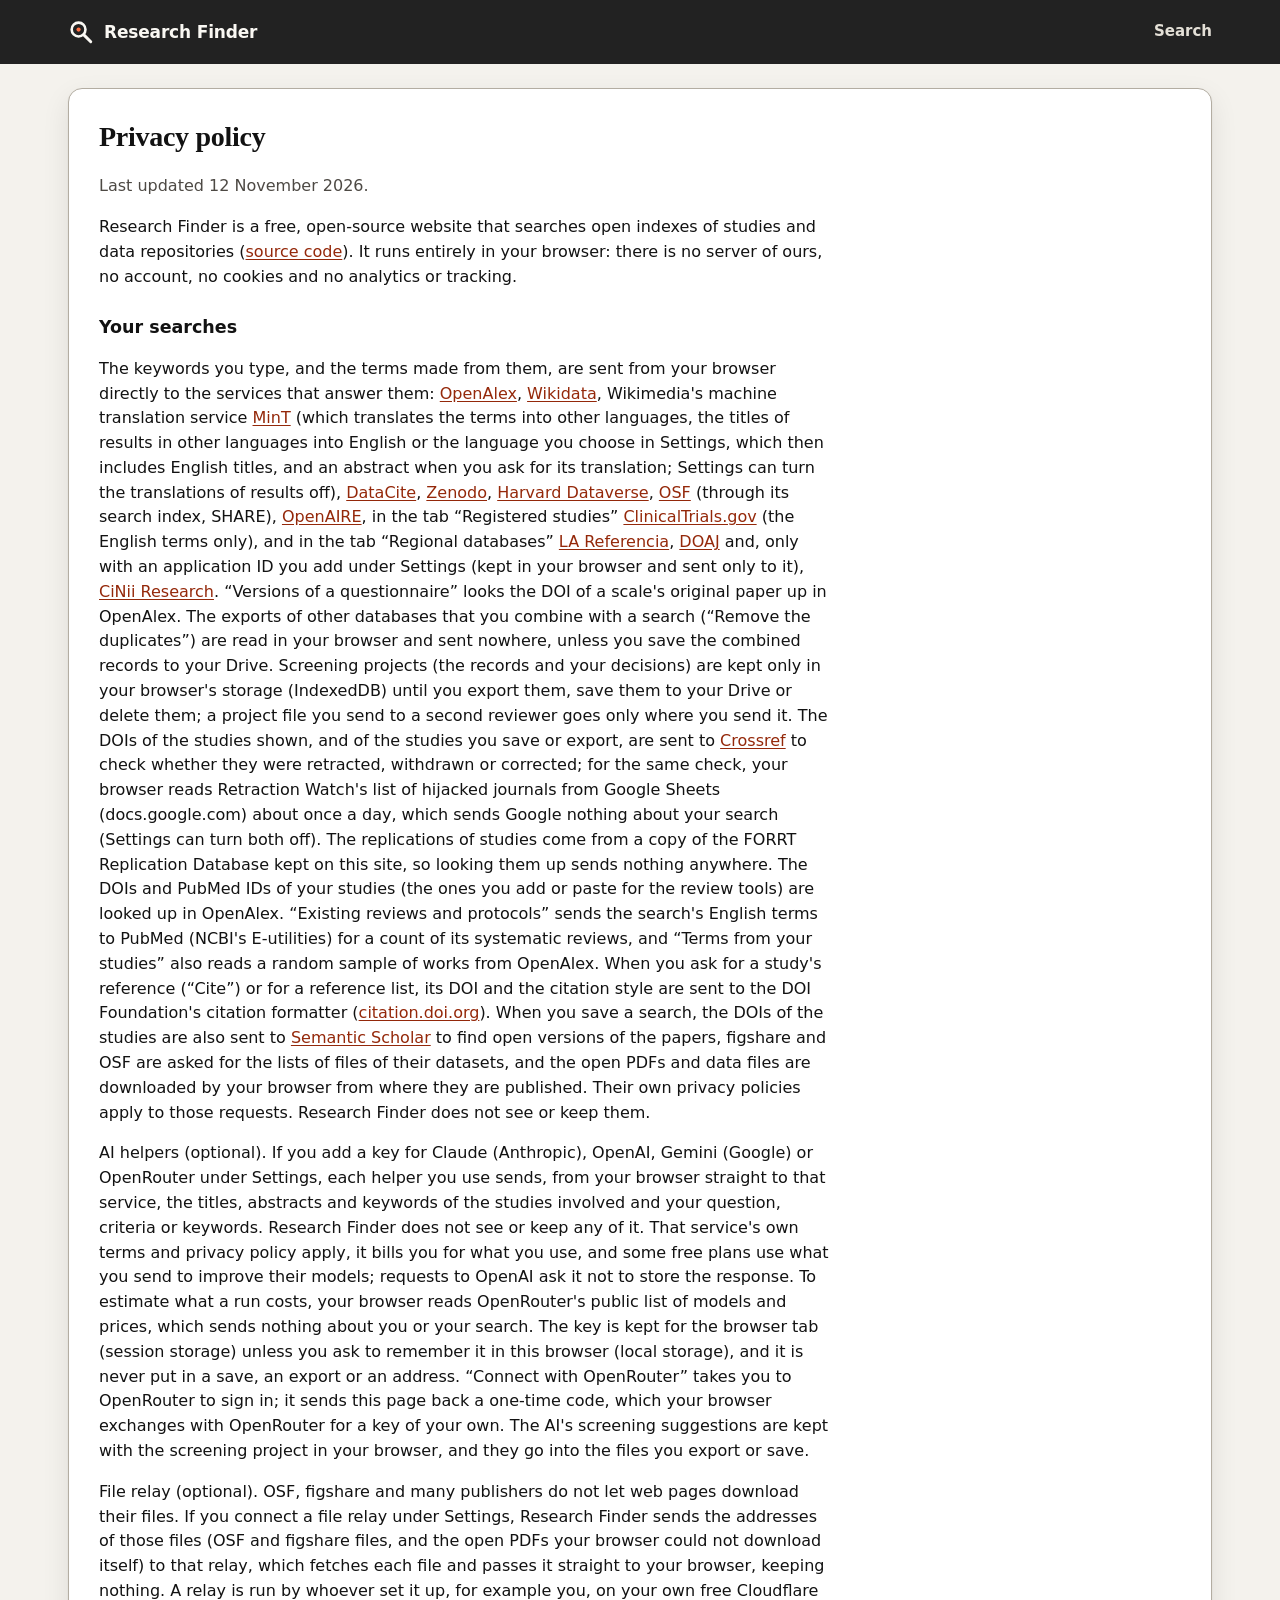
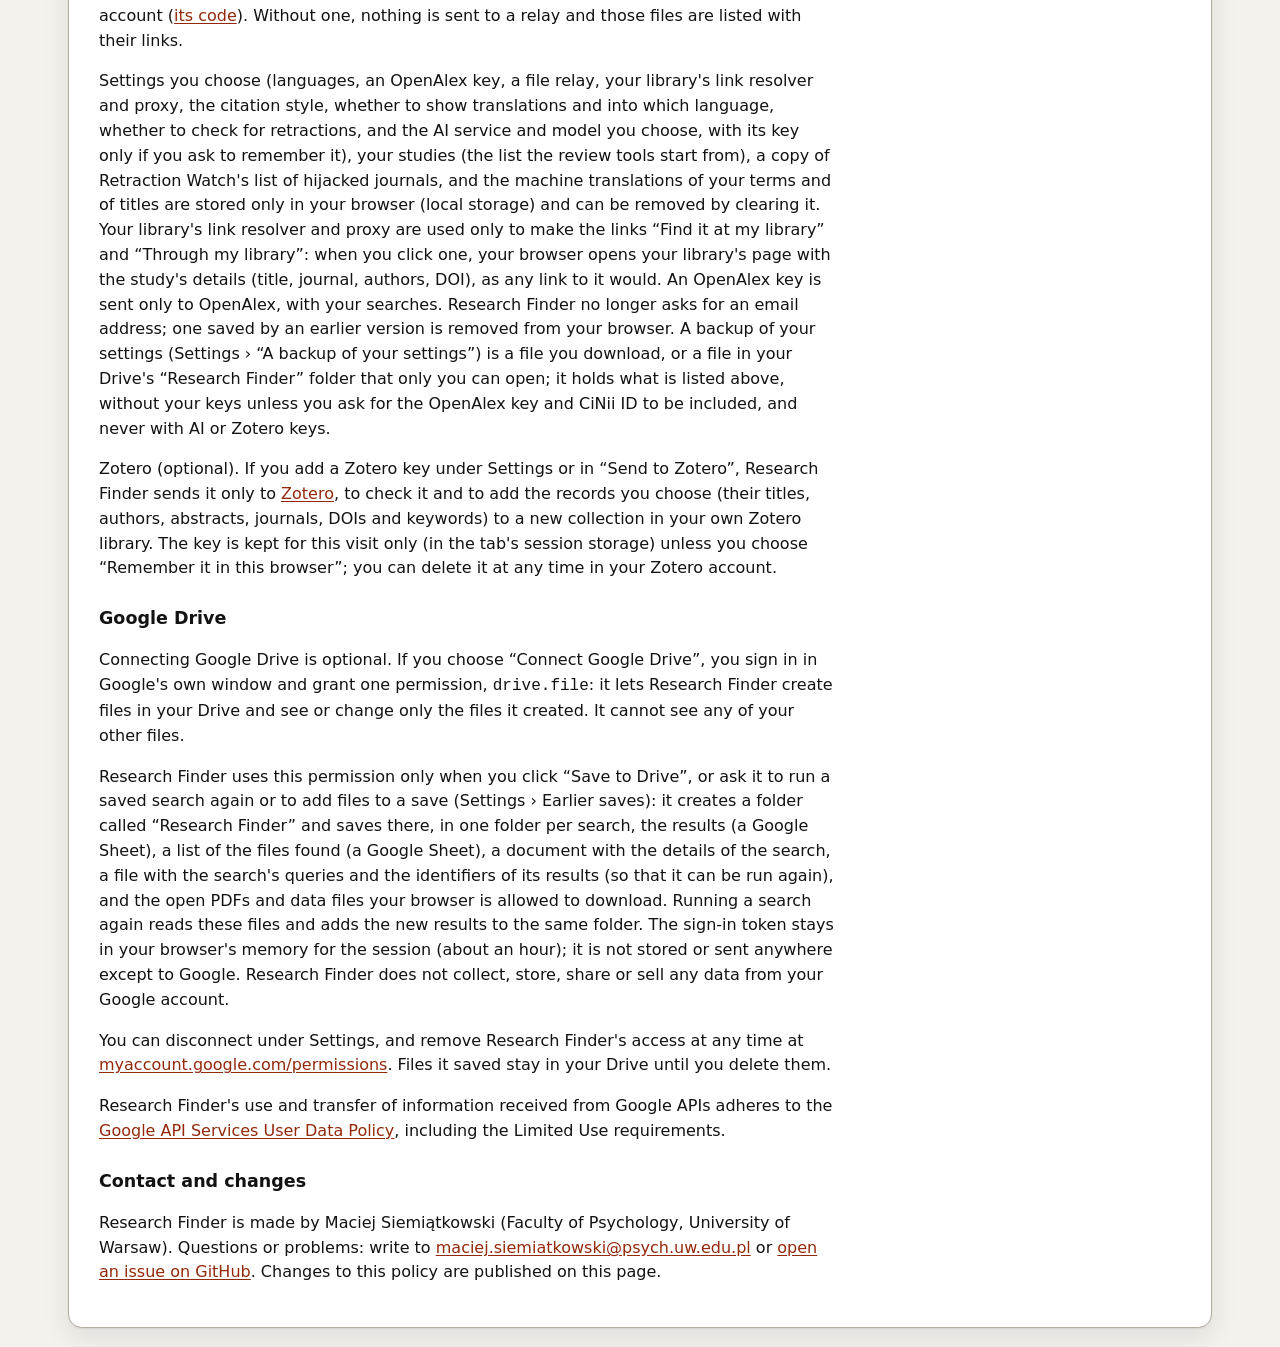
<file: docs/privacy.html>
<!doctype html>
<html lang="en">
<head>
  <meta charset="utf-8">
  <meta name="viewport" content="width=device-width, initial-scale=1">
  <meta http-equiv="Content-Security-Policy" content="default-src 'self'; script-src 'none'; style-src 'self' 'unsafe-inline'; img-src 'self' data:; object-src 'none'; base-uri 'self'; form-action 'none'">
  <title>Privacy policy · Research Finder</title>
  <meta name="color-scheme" content="light dark">
  <meta name="theme-color" content="#151515" media="(prefers-color-scheme: light)">
  <meta name="theme-color" content="#232323" media="(prefers-color-scheme: dark)">
  <link rel="icon" href="data:image/svg+xml,%3Csvg xmlns='http://www.w3.org/2000/svg' viewBox='0 0 32 32'%3E%3Crect width='32' height='32' rx='7' fill='%23151515'/%3E%3Ccircle cx='14' cy='14' r='7' fill='none' stroke='%23f4f2ed' stroke-width='2.8'/%3E%3Cpath d='M19.4 19.4 25 25' stroke='%23f4f2ed' stroke-width='3' stroke-linecap='round'/%3E%3Ccircle cx='14' cy='14' r='2.4' fill='%23ff7043'/%3E%3C/svg%3E">
  <link rel="stylesheet" href="style.css?v=45">
</head>
<body>
  <header class="top">
    <div class="wrap top-inner">
      <a class="brand" href="./">
        <svg viewBox="0 0 32 32" aria-hidden="true"><circle cx="13" cy="13" r="8.5" fill="none" stroke="currentColor" stroke-width="3.2"/><path d="M19.5 19.5 28 28" stroke="currentColor" stroke-width="3.6" stroke-linecap="round"/><circle cx="13" cy="13" r="2.6" class="dot"/></svg>
        <span>Research Finder</span>
      </a>
      <nav class="top-nav"><a href="./">Search</a></nav>
    </div>
  </header>
  <main class="wrap">
    <section class="panel prose" style="margin-top: 24px">
      <h2>Privacy policy</h2>
      <p class="muted">Last updated 12 November 2026.</p>

      <p>Research Finder is a free, open-source website that searches open indexes of studies and data repositories
        (<a href="https://github.com/msiemiatkowski/research-finder">source code</a>). It runs entirely in your
        browser: there is no server of ours, no account, no cookies and no analytics or tracking.</p>

      <h3>Your searches</h3>
      <p>The keywords you type, and the terms made from them, are sent from your browser directly to the services that
        answer them: <a href="https://openalex.org">OpenAlex</a>, <a href="https://www.wikidata.org">Wikidata</a>,
        Wikimedia's machine translation service <a href="https://mint.wmcloud.org">MinT</a> (which translates the terms
        into other languages, the titles of results in other languages into English or the language you choose in
        Settings, which then includes English titles, and an abstract when you ask for its translation; Settings can
        turn the translations of results off), <a href="https://datacite.org">DataCite</a>, <a href="https://zenodo.org">Zenodo</a>,
        <a href="https://dataverse.harvard.edu">Harvard Dataverse</a>, <a href="https://osf.io">OSF</a> (through its
        search index, SHARE), <a href="https://www.openaire.eu">OpenAIRE</a>, in the tab “Registered studies”
        <a href="https://clinicaltrials.gov">ClinicalTrials.gov</a> (the English terms only), and in the tab “Regional databases”
        <a href="https://www.lareferencia.info">LA Referencia</a>, <a href="https://doaj.org">DOAJ</a> and, only with an application ID
        you add under Settings (kept in your browser and sent only to it), <a href="https://cir.nii.ac.jp">CiNii Research</a>.
        “Versions of a questionnaire” looks the DOI of a scale's original paper up in OpenAlex. The exports of other
        databases that you combine with a search (“Remove the duplicates”) are read in your browser and sent nowhere,
        unless you save the combined records to your Drive. Screening projects (the records and your decisions) are kept
        only in your browser's storage (IndexedDB) until you export them, save them to your Drive or delete them; a
        project file you send to a second reviewer goes only where you send it. The DOIs of the studies shown, and of
        the studies you save or export, are sent to <a href="https://www.crossref.org">Crossref</a> to check whether they
        were retracted, withdrawn or corrected; for the same check, your browser reads Retraction Watch's list of
        hijacked journals from Google Sheets (docs.google.com) about once a day, which sends Google nothing about your
        search (Settings can turn both off). The replications of studies come from a copy
        of the FORRT Replication Database kept on this site, so looking them up sends nothing anywhere. The DOIs and
        PubMed IDs of your studies (the ones you add or paste for the review tools) are looked up in OpenAlex.
        “Existing reviews and protocols” sends the search's English terms to PubMed (NCBI's E-utilities) for a count of
        its systematic reviews, and “Terms from your studies” also reads a random sample of works from OpenAlex. When you ask
        for a study's reference (“Cite”) or for a reference list, its DOI and the citation style are sent to the DOI
        Foundation's citation formatter (<a href="https://citation.doi.org">citation.doi.org</a>). When you save a search, the DOIs of the
        studies are also sent to <a href="https://www.semanticscholar.org">Semantic Scholar</a> to find open versions of
        the papers, figshare and OSF are asked for the lists of files of their datasets, and the open PDFs and data files
        are downloaded by your browser from where they are published. Their own privacy policies apply to those
        requests. Research Finder does not see or keep them.</p>
      <p>AI helpers (optional). If you add a key for Claude (Anthropic), OpenAI, Gemini (Google) or OpenRouter under
        Settings, each helper you use sends, from your browser straight to that service, the titles, abstracts and
        keywords of the studies involved and your question, criteria or keywords. Research Finder does not see or keep
        any of it. That service's own terms and privacy policy apply, it bills you for what you use, and some free plans
        use what you send to improve their models; requests to OpenAI ask it not to store the response. To estimate what
        a run costs, your browser reads OpenRouter's public list of models and prices, which sends nothing about you or
        your search. The key is kept for the browser tab (session storage) unless you ask to remember it in this browser
        (local storage), and it is never put in a save, an export or an address. “Connect with OpenRouter” takes you to
        OpenRouter to sign in; it sends this page back a one-time code, which your browser exchanges with OpenRouter for a
        key of your own. The AI's screening suggestions are kept with the screening project in your browser, and they go
        into the files you export or save.</p>
      <p>File relay (optional). OSF, figshare and many publishers do not let web pages download their files. If you
        connect a file relay under Settings, Research Finder sends the addresses of those files (OSF and figshare files,
        and the open PDFs your browser could not download itself) to that relay, which fetches each file and passes it
        straight to your browser, keeping nothing. A relay is run by whoever set it up, for example you, on
        your own free Cloudflare account (<a href="relay/worker.js">its code</a>). Without one, nothing is sent to a relay
        and those files are listed with their links.</p>
      <p>Settings you choose (languages, an OpenAlex key, a file relay, your library's link resolver and proxy, the
        citation style, whether to show translations and into which language, whether to check for retractions, and the AI
        service and model you choose, with its key only if you ask to remember it), your studies (the list the review tools
        start from), a copy of Retraction Watch's list of hijacked journals, and the machine translations of your terms and of titles are stored only in your browser (local
        storage) and can be removed by clearing it. Your library's link resolver and proxy are used only to make the
        links “Find it at my library” and “Through my library”: when you click one, your browser opens your library's
        page with the study's details (title, journal, authors, DOI), as any link to it would. An OpenAlex key is sent only to OpenAlex, with your searches.
        Research Finder no longer asks for an email address; one saved by an earlier version is removed from your browser.
        A backup of your settings (Settings › “A backup of your settings”) is a file you download, or a file in your
        Drive's “Research Finder” folder that only you can open; it holds what is listed above, without your keys unless
        you ask for the OpenAlex key and CiNii ID to be included, and never with AI or Zotero keys.</p>

      <p>Zotero (optional). If you add a Zotero key under Settings or in “Send to Zotero”, Research Finder sends it only to
        <a href="https://www.zotero.org">Zotero</a>, to check it and to add the records you choose (their titles,
        authors, abstracts, journals, DOIs and keywords) to a new collection in your own Zotero library. The key is kept
        for this visit only (in the tab's session storage) unless you choose “Remember it in this browser”; you can
        delete it at any time in your Zotero account.</p>

      <h3>Google Drive</h3>
      <p>Connecting Google Drive is optional. If you choose “Connect Google Drive”, you sign in in Google's own window
        and grant one permission, <code>drive.file</code>: it lets Research Finder create files in your Drive and see
        or change only the files it created. It cannot see any of your other files.</p>
      <p>Research Finder uses this permission only when you click “Save to Drive”, or ask it to run a saved search again
        or to add files to a save (Settings › Earlier saves): it creates a folder called “Research Finder” and saves
        there, in one folder per search, the results (a Google Sheet), a list of the files found (a Google Sheet), a
        document with the details of the search, a file with the search's queries and the identifiers of its results (so
        that it can be run again), and the open PDFs and data files your browser is allowed to download. Running a search
        again reads these files and adds the new results to the same folder. The sign-in token stays in your browser's memory for the session (about an hour); it is not
        stored or sent anywhere except to Google. Research Finder does not collect, store, share or sell any data from
        your Google account.</p>
      <p>You can disconnect under Settings, and remove Research Finder's access at any time at
        <a href="https://myaccount.google.com/permissions">myaccount.google.com/permissions</a>. Files it saved stay
        in your Drive until you delete them.</p>
      <p>Research Finder's use and transfer of information received from Google APIs adheres to the
        <a href="https://developers.google.com/terms/api-services-user-data-policy">Google API Services User Data Policy</a>,
        including the Limited Use requirements.</p>

      <h3>Contact and changes</h3>
      <p>Research Finder is made by Maciej Siemiątkowski (Faculty of Psychology, University of Warsaw). Questions or problems:
        write to <a href="mailto:maciej.siemiatkowski@psych.uw.edu.pl">maciej.siemiatkowski@psych.uw.edu.pl</a> or
        <a href="https://github.com/msiemiatkowski/research-finder/issues">open an issue on GitHub</a>.
        Changes to this policy are published on this page.</p>
    </section>
  </main>
</body>
</html>
</file>
<file: docs/style.css>
/* Research Finder. One stylesheet: tokens, base, the front page, the search and its results, dialogs.
   The look: paper and ink, a black masthead, and an orange highlighter. What a search adds is highlighted. */

/* ------------------------------------------------------------ tokens */
:root {
  --bg: #f4f2ed;
  --surface: #ffffff;
  --surface-2: #e9e6df;
  --surface-3: #dbd7ce;
  --text: #121212;
  --text-2: #383633;
  --muted: #4d4944;
  --faint: #645f58;
  --border: #d8d4cb;
  --border-strong: #b3ada2;
  --brand: #171717;
  --brand-top: #222222;
  --brand-bottom: #0f0f0f;
  --brand-deep: #0c0c0c;
  --on-brand: #faf8f3;
  --on-brand-2: #e4e0d7;
  --on-brand-3: #d6d2c9;
  --on-brand-line: rgb(250 248 243 / 17%);
  --hl: #ff7043;
  --hl-deep: #ee5c2c;
  --hl-bright: #ff9a7a;
  --hl-mid: #ffb69c;
  --hl-ink: #121212;
  --hl-soft: #ffe2d6;
  --hl-softer: #fff5f0;
  --hl-line: #e0633a;
  --tint-warm: #fbeee7;
  --mark: #ffc2ab;
  --mark-ink: #121212;
  --accent: #94280a;
  --accent-strong: #7d2207;
  --accent-soft: #fae5dc;
  --btn: #151515;
  --btn-hover: #343434;
  --btn-ink: #f4f2ed;
  --warm: #8a6100;
  --warm-soft: #f6ecd0;
  --warm-ink: #5c4000;
  --danger: #a3151a;
  --danger-ink: #ffffff;
  --danger-soft: #fbe5e2;
  --danger-text: #8f1216;
  --ok: #17602b;
  --sheet: #188038;
  --doc: #1a73e8;
  --pdf: #d93025;
  --paper: #ffffff;
  --shadow-sm: 0 1px 2px rgb(18 18 18 / 10%);
  --shadow: 0 1px 2px rgb(18 18 18 / 7%), 0 10px 28px rgb(18 18 18 / 9%);
  --shadow-lg: 0 2px 6px rgb(18 18 18 / 10%), 0 28px 64px rgb(18 18 18 / 26%);
  --radius: 12px;
  --radius-sm: 7px;
  --overlap: 132px;
  --sans: ui-sans-serif, system-ui, -apple-system, "Segoe UI", Roboto, "Noto Sans", "Helvetica Neue", Arial, sans-serif;
  --serif: "Iowan Old Style", Charter, "Sitka Text", "Palatino Linotype", Palatino, Georgia, "Noto Serif", serif;
  --mono: ui-monospace, "SF Mono", SFMono-Regular, Menlo, Consolas, "Liberation Mono", monospace;
  --i-check: url("data:image/svg+xml,%3Csvg xmlns='http://www.w3.org/2000/svg' viewBox='0 0 24 24'%3E%3Cpath d='m5 12.5 4.5 4.5L19 7.5' fill='none' stroke='%23000' stroke-width='2.8' stroke-linecap='round' stroke-linejoin='round'/%3E%3C/svg%3E");
  --i-globe: url("data:image/svg+xml,%3Csvg xmlns='http://www.w3.org/2000/svg' viewBox='0 0 24 24'%3E%3Cg fill='none' stroke='%23000' stroke-width='2'%3E%3Ccircle cx='12' cy='12' r='8.5'/%3E%3Cpath d='M3.5 12h17M12 3.5c2.3 2.4 3.4 5.2 3.4 8.5s-1.1 6.1-3.4 8.5c-2.3-2.4-3.4-5.2-3.4-8.5s1.1-6.1 3.4-8.5z'/%3E%3C/g%3E%3C/svg%3E");
  --i-plus: url("data:image/svg+xml,%3Csvg xmlns='http://www.w3.org/2000/svg' viewBox='0 0 24 24'%3E%3Cpath d='M12 5.5v13M5.5 12h13' fill='none' stroke='%23000' stroke-width='2' stroke-linecap='round'/%3E%3C/svg%3E");
  --i-folder: url("data:image/svg+xml,%3Csvg xmlns='http://www.w3.org/2000/svg' viewBox='0 0 24 24'%3E%3Cpath d='M3.5 7.5a2 2 0 0 1 2-2h4l2 2h7a2 2 0 0 1 2 2v8a2 2 0 0 1-2 2h-13a2 2 0 0 1-2-2z'/%3E%3C/svg%3E");
  --i-sheet: url("data:image/svg+xml,%3Csvg xmlns='http://www.w3.org/2000/svg' viewBox='0 0 24 24'%3E%3Cpath d='M6 4h12a2 2 0 0 1 2 2v2.6H4V6a2 2 0 0 1 2-2zM4 10.1h5v4.1H4zM10.5 10.1H20v4.1h-9.5zM4 15.7h5V20H6a2 2 0 0 1-2-2zM10.5 15.7H20V18a2 2 0 0 1-2 2h-7.5z'/%3E%3C/svg%3E");
  --i-doc: url("data:image/svg+xml,%3Csvg xmlns='http://www.w3.org/2000/svg' viewBox='0 0 24 24'%3E%3Cpath fill-rule='evenodd' d='M7 3.5h7l4.5 4.5V19a1.5 1.5 0 0 1-1.5 1.5H7A1.5 1.5 0 0 1 5.5 19V5A1.5 1.5 0 0 1 7 3.5zM8.5 11h7v1.4h-7zM8.5 14h7v1.4h-7zM8.5 17h4.5v1.4H8.5z'/%3E%3C/svg%3E");
  --i-file: url("data:image/svg+xml,%3Csvg xmlns='http://www.w3.org/2000/svg' viewBox='0 0 24 24'%3E%3Cpath d='M7 3.5h7l4.5 4.5V19a1.5 1.5 0 0 1-1.5 1.5H7A1.5 1.5 0 0 1 5.5 19V5A1.5 1.5 0 0 1 7 3.5zM14 3.8V8h4.2' fill='none' stroke='%23000' stroke-width='1.8' stroke-linejoin='round'/%3E%3C/svg%3E");
  color-scheme: light;
}
@media (prefers-color-scheme: dark) {
  :root {
    --bg: #0e0e0e;
    --surface: #181818;
    --surface-2: #212121;
    --surface-3: #2e2e2e;
    --text: #efede8;
    --text-2: #dedbd4;
    --muted: #c2beb6;
    --faint: #a5a198;
    --border: #2b2b2b;
    --border-strong: #464646;
    --brand: #262626;
    --brand-top: #303030;
    --brand-bottom: #1b1b1b;
    --brand-deep: #060606;
    --hl-bright: #ffa98c;
    --hl-mid: #e8805c;
    --hl-soft: #3d1f13;
    --hl-softer: #241713;
    --hl-line: #c75a35;
    --tint-warm: #1c1512;
    --mark: #8a3a1c;
    --mark-ink: #fff1ea;
    --accent: #ff9b7a;
    --accent-strong: #ffc0aa;
    --accent-soft: #33190f;
    --btn: #ff7043;
    --btn-hover: #ff8d69;
    --btn-ink: #121212;
    --warm: #e2b34a;
    --warm-soft: #33290f;
    --warm-ink: #f0c860;
    --danger: #ff9b91;
    --danger-ink: #121212;
    --danger-soft: #3a1513;
    --danger-text: #ffb4ab;
    --ok: #86d79f;
    --sheet: #5bb974;
    --doc: #8ab4f8;
    --pdf: #f28b82;
    --paper: #212121;
    --shadow-sm: 0 1px 2px rgb(0 0 0 / 45%);
    --shadow: 0 1px 2px rgb(0 0 0 / 40%), 0 8px 24px rgb(0 0 0 / 35%);
    --shadow-lg: 0 2px 6px rgb(0 0 0 / 40%), 0 24px 60px rgb(0 0 0 / 60%);
    color-scheme: dark;
  }
}

/* ------------------------------------------------------------ base */
* { box-sizing: border-box; }
html { -webkit-text-size-adjust: 100%; scroll-padding-top: 24px; }
body {
  margin: 0;
  background: var(--bg);
  color: var(--text);
  font: 16px/1.55 var(--sans);
  -webkit-font-smoothing: antialiased;
}
::selection { background: var(--hl); color: var(--hl-ink); }
a { color: var(--accent); text-underline-offset: 2px; }
a:hover { color: var(--accent-strong); }
button, input, select { font: inherit; color: inherit; }
button { cursor: pointer; }
h1, h2, h3, h4, h5 { text-wrap: balance; }
:focus-visible { outline: 2px solid var(--accent); outline-offset: 2px; border-radius: 4px; }
[hidden] { display: none !important; }
.wrap { max-width: 1200px; margin: 0 auto; padding: 0 28px; }
.muted { color: var(--muted); }
.visually-hidden { position: absolute !important; width: 1px; height: 1px; margin: -1px; padding: 0; overflow: hidden; clip: rect(0 0 0 0); clip-path: inset(50%); white-space: nowrap; border: 0; }
.skip { position: absolute; left: -999px; top: 8px; background: var(--surface); color: var(--text); padding: 6px 12px; z-index: 30; border-radius: 6px; }
.skip:focus { left: 8px; }
.ic { width: 18px; height: 18px; flex: none; }
mark { background: var(--mark); color: var(--mark-ink); border-radius: 3px; padding: 0 2px; }
.hl { background: var(--hl); color: var(--hl-ink); border-radius: 3px; padding: 0 2px; }

/* ------------------------------------------------------------ masthead */
.top { background: var(--brand-top); color: var(--on-brand); }
.top-inner { display: flex; align-items: center; justify-content: space-between; min-height: 64px; gap: 12px 20px; }
.brand { display: flex; align-items: center; gap: 10px; color: var(--on-brand); text-decoration: none; font-weight: 700; font-size: 17px; letter-spacing: -0.01em; }
.brand:hover { color: var(--on-brand); }
.brand svg { width: 26px; height: 26px; color: var(--on-brand); flex: none; }
.brand .dot { fill: var(--hl); }
.top-nav { display: flex; align-items: center; gap: 6px 24px; }
.top-nav a, .nav-btn { color: var(--on-brand-2); text-decoration: none; font-weight: 550; font-size: 15px; background: none; border: 0; padding: 3px 0; transition: color 0.15s; }
.top-nav a:hover, .nav-btn:hover { color: var(--on-brand); }
.top :focus-visible, .hero :focus-visible, .cta :focus-visible, .foot :focus-visible { outline-color: var(--hl); }
body.searching .nav-jump { display: none; }

/* ------------------------------------------------------------ buttons, chips, badges */
.btn {
  display: inline-flex; align-items: center; justify-content: center; gap: 7px; border: 1px solid var(--border-strong); background: var(--surface);
  border-radius: var(--radius-sm); padding: 7px 14px; font-weight: 600; font-size: 14px; line-height: 1.3; color: var(--text); text-decoration: none; white-space: nowrap;
  transition: border-color 0.15s, background-color 0.15s, color 0.15s, transform 0.1s;
}
.btn:hover { border-color: var(--text); color: var(--text); }
.btn:active { transform: translateY(1px); }
.btn:disabled { opacity: 0.55; cursor: default; }
.btn .ic { width: 16px; height: 16px; }
.btn-primary, .btn-primary-soft { background: var(--btn); border-color: var(--btn); color: var(--btn-ink); box-shadow: inset 0 1px 0 rgb(255 255 255 / 14%), 0 1px 2px rgb(0 0 0 / 22%); }
.btn-primary:hover, .btn-primary-soft:hover { background: var(--btn-hover); border-color: var(--btn-hover); color: var(--btn-ink); }
.btn-primary { padding: 11px 22px; font-size: 16px; }
.btn-hl, .searchbox .btn-primary { background: linear-gradient(180deg, #ff8257, var(--hl) 55%, var(--hl-deep)); border-color: var(--hl-deep); color: var(--hl-ink); box-shadow: inset 0 1px 0 rgb(255 255 255 / 35%), 0 1px 2px rgb(0 0 0 / 25%); }
.btn-hl:hover, .searchbox .btn-primary:hover { background: linear-gradient(180deg, #ff9068, #ff7c50 55%, var(--hl)); border-color: var(--hl-deep); color: var(--hl-ink); }
.btn-hl { padding: 12px 22px; font-size: 16px; }
.btn-ghost { border-color: transparent; background: transparent; }
.btn-ghost:hover { border-color: var(--border-strong); }
.btn-small { padding: 5px 11px; font-size: 13.5px; }
.btn-drive { border-color: var(--accent); color: var(--accent-strong); }
.btn-drive.on::before { content: ""; width: 13px; height: 13px; background: currentColor; -webkit-mask: var(--i-check) center / contain no-repeat; mask: var(--i-check) center / contain no-repeat; }
.top .btn-drive { background: rgb(255 255 255 / 8%); border-color: rgb(255 255 255 / 42%); color: var(--on-brand); }
.top .btn-drive:hover { border-color: var(--hl); color: var(--on-brand); }
.top .btn-drive.on { border-color: var(--hl-bright); color: var(--hl-bright); }
.link-btn { background: none; border: 0; padding: 3px 0; color: var(--accent); text-decoration: underline; text-underline-offset: 2px; font-size: inherit; }
.link-btn:hover { color: var(--accent-strong); }

.chips, .tchips { display: flex; flex-wrap: wrap; gap: 6px; }
.chip {
  display: inline-flex; align-items: center; gap: 6px; border: 1px solid var(--border-strong); background: var(--surface);
  border-radius: 6px; padding: 3px 9px; font-size: 13.5px; max-width: 100%; line-height: 1.4; text-align: left; color: var(--text);
  transition: border-color 0.15s, background-color 0.15s;
}
.chip .n { color: var(--muted); font: 500 12px var(--mono); }
.chip.on { background: var(--hl-soft); border-color: var(--hl-line); }
.chip.on .n { color: var(--text-2); }
.chip.on::before { content: ""; width: 11px; height: 11px; flex: none; background: currentColor; -webkit-mask: var(--i-check) center / contain no-repeat; mask: var(--i-check) center / contain no-repeat; }
.chip.on:hover { border-color: var(--text); }
.chip.off { border-style: dashed; color: var(--text-2); }
.chip.off::before { content: "+"; font-weight: 700; color: var(--accent); }
.chip.off:hover, .chip.topic:hover { border-color: var(--text); border-style: solid; background: var(--hl-soft); }
.chip.topic { border-style: solid; }
.chip.topic::after { content: "→"; color: var(--faint); }
.chip.lang { cursor: default; }
.chip.doubt { color: var(--muted); }
.chip.off.doubt::before { content: "?"; }
.tchip { display: inline-flex; align-items: baseline; gap: 6px; border: 1px solid var(--hl-line); background: var(--hl-soft); color: var(--text); border-radius: 6px; padding: 3px 9px; font-size: 13.5px; line-height: 1.4; max-width: 100%; }
.tchip.you { background: var(--text); border-color: var(--text); color: var(--bg); font-weight: 600; }
.tchip.off { border: 1px dashed var(--border-strong); background: transparent; color: var(--text-2); }
.tchip.more { border-color: transparent; background: transparent; color: var(--text-2); padding-left: 2px; }
.tchip i { font-style: normal; color: var(--muted); font: 500 11.5px var(--mono); }
.badge { display: inline-block; border-radius: 4px; padding: 2px 6px 1px; font: 600 11.5px/1.5 var(--mono); letter-spacing: 0.04em; text-transform: uppercase; background: var(--surface-2); color: var(--text-2); }
.badge.kind-d, .badge.kind-r, .badge.kind-j, .badge.kind-m { background: var(--warm-soft); color: var(--warm); }
.badge.kind-a, .badge.kind-p { background: var(--accent-soft); color: var(--accent-strong); }
.badge.open { background: transparent; box-shadow: inset 0 0 0 1px var(--border-strong); }
.note { color: var(--muted); font-size: 14px; margin: 8px 0 0; }
.note.warn { color: var(--warm); }
.note.pending { display: flex; align-items: center; gap: 8px; }
.spinner { display: inline-block; width: 16px; height: 16px; border: 2px solid var(--border-strong); border-top-color: var(--accent); border-radius: 50%; animation: spin 0.8s linear infinite; flex: none; vertical-align: -3px; }
@keyframes spin { to { transform: rotate(360deg); } }
.eyebrow, .kicker, .exhibit-label, .demo-kicker, .f-section h3, .g-row-title, .cite h3 { font: 600 12px/1.5 var(--mono); letter-spacing: 0.08em; text-transform: uppercase; }

/* ------------------------------------------------------------ the dark band with the search */
.hero {
  display: flow-root; background-color: var(--brand); color: var(--on-brand); padding: 64px 0 0;
  /* rings widening from a point (a search that reaches further at every step), a warm glow behind them, and a band
     that darkens downwards */
  background-image:
    radial-gradient(circle at 86% 34%, transparent 0 169px, var(--on-brand-line) 170px 171px, transparent 172px 289px, var(--on-brand-line) 290px 291px, transparent 292px 429px, var(--on-brand-line) 430px 431px, transparent 432px 589px, var(--on-brand-line) 590px 591px, transparent 592px),
    radial-gradient(760px 520px at 86% 34%, rgb(255 112 67 / 20%), transparent 68%),
    linear-gradient(180deg, var(--brand-top), var(--brand-bottom));
}
.hero-main { max-width: 880px; }
.eyebrow { margin: 0 0 18px; color: var(--hl-bright); font-size: 12.5px; }
.hero h1 { font-family: var(--serif); font-weight: 600; font-size: clamp(42px, 6.4vw, 84px); line-height: 1; letter-spacing: -0.028em; margin: 0 0 24px; }
.hero h1 .hl { display: inline-block; padding: 0.02em 0.16em 0.06em; margin: 0 -0.04em; border-radius: 0.09em; transform: rotate(-1.6deg); }
.lead { margin: 0 0 30px; max-width: 36em; color: var(--on-brand-2); font-size: 19px; line-height: 1.55; }
.searchbox {
  position: relative; display: flex; align-items: center; gap: 8px;
  background: var(--surface); color: var(--text); border: 2px solid transparent; border-radius: 12px;
  padding: 6px 6px 6px 18px; box-shadow: 0 2px 4px rgb(0 0 0 / 30%), 0 14px 40px rgb(0 0 0 / 45%); max-width: 780px;
  transition: border-color 0.15s;
}
.searchbox:focus-within { border-color: var(--hl); }
.searchbox-icon { width: 21px; height: 21px; color: var(--text-2); flex: none; }
.searchbox input { flex: 1; min-width: 0; border: 0; background: transparent; font-size: 17.5px; padding: 11px 4px; outline: none; text-overflow: ellipsis; }
::placeholder { color: var(--muted); opacity: 1; }
.searchbox input::-webkit-search-cancel-button { cursor: pointer; }
.searchbox .btn-primary { padding: 12px 26px; font-size: 16.5px; font-weight: 700; border-radius: 8px; }
.hint { display: flex; flex-wrap: wrap; align-items: center; gap: 6px 8px; color: var(--on-brand-2); font-size: 14.5px; margin: 16px 2px 0; }
.try { border: 1px solid rgb(255 255 255 / 36%); background: rgb(255 255 255 / 8%); border-radius: 6px; padding: 4px 11px; font-size: 14px; color: var(--on-brand); transition: border-color 0.15s, background-color 0.15s, color 0.15s; }
.try:hover { border-color: var(--hl); background: var(--hl); color: var(--hl-ink); }
.facts { display: flex; flex-wrap: wrap; gap: 8px 24px; list-style: none; margin: 28px 2px 0; padding: 0; color: var(--on-brand-2); font-size: 15px; }
.facts li { display: inline-flex; align-items: center; gap: 7px; }
.facts li::before { content: ""; width: 15px; height: 15px; background: var(--hl-bright); -webkit-mask: var(--i-check) center / contain no-repeat; mask: var(--i-check) center / contain no-repeat; }

/* the worked example: a card that hangs over the edge of the band */
.demo { position: relative; z-index: 1; margin: 52px 0 calc(-1 * var(--overlap)); background: var(--surface); color: var(--text); border: 1px solid var(--border); border-radius: 16px; padding: 24px 26px 18px; box-shadow: var(--shadow-lg); }
.demo-head { display: flex; flex-wrap: wrap; justify-content: space-between; align-items: flex-end; gap: 12px 24px; margin-bottom: 18px; }
.demo-kicker { margin: 0 0 6px; color: var(--text-2); }
.demo h2 { font-family: var(--serif); font-weight: 600; font-size: clamp(22px, 2.3vw, 28px); line-height: 1.15; letter-spacing: -0.01em; margin: 0; }
.demo h2 q { font-style: italic; quotes: "“" "”"; }
.demo-body { display: grid; grid-template-columns: minmax(0, 3.1fr) minmax(0, 1fr); border: 1px solid var(--border); border-radius: 12px; overflow: hidden; }
.demo-steps { list-style: none; margin: 0; padding: 0; counter-reset: step; display: grid; grid-template-columns: repeat(3, minmax(0, 1fr)); }
.demo-steps > li { counter-increment: step; display: flex; flex-direction: column; min-width: 0; padding: 18px 20px 20px; border-right: 1px solid var(--border); }
.demo-steps > li:nth-child(2) { background: var(--hl-softer); }
.demo-steps > li:nth-child(3) { background: color-mix(in srgb, var(--hl-soft) 62%, var(--surface)); }
.demo-steps h3 { display: flex; align-items: baseline; gap: 9px; margin: 0 0 12px; font-size: 14.5px; font-weight: 600; line-height: 1.35; min-height: 2.7em; }
.demo-steps h3::before { content: counter(step); flex: none; font: 700 11.5px/1.7 var(--mono); width: 20px; height: 20px; text-align: center; border-radius: 5px; background: var(--text); color: var(--bg); }
.demo-num { margin: 0 0 14px; display: flex; flex-wrap: wrap; align-items: baseline; gap: 4px 10px; }
.demo-num b { font-family: var(--serif); font-weight: 600; font-size: clamp(34px, 3.4vw, 46px); line-height: 1; letter-spacing: -0.025em; font-variant-numeric: tabular-nums; }
.demo-num span { color: var(--text-2); font-size: 14px; }
.demo-num em { font: 700 12.5px/1.5 var(--mono); padding: 1px 7px; border-radius: 5px; background: var(--hl); color: var(--hl-ink); }
.demo-steps .tchips { margin-bottom: 18px; }
.meter { display: flex; height: 12px; margin-top: auto; border-radius: 3px; background: var(--surface-3); overflow: hidden; }
.meter i { display: block; height: 100%; width: var(--w); animation: grow 1s cubic-bezier(0.2, 0.7, 0.2, 1) both; }
@keyframes grow { from { width: 0; } }
.demo-steps > li:nth-child(2) .meter i { animation-delay: 0.25s; }
.demo-steps > li:nth-child(3) .meter i { animation-delay: 0.5s; }
.meter .m-base { background: var(--text); }
.meter .m-add { background: linear-gradient(180deg, var(--hl), var(--hl-deep)); }
.demo-sum { margin: 0; display: flex; flex-direction: column; justify-content: center; gap: 8px; padding: 20px 22px; background: linear-gradient(155deg, #ff8a5f, var(--hl) 48%, var(--hl-deep)); color: var(--hl-ink); }
.demo-sum strong { font-family: var(--serif); font-weight: 600; font-size: clamp(44px, 4.6vw, 62px); line-height: 0.95; letter-spacing: -0.03em; font-variant-numeric: tabular-nums; }
.demo-sum span { font-size: 16px; font-weight: 600; line-height: 1.4; }
.demo-how { margin-top: 12px; font-size: 14px; color: var(--muted); }
.demo-how summary { display: inline-block; cursor: pointer; text-decoration: underline; text-underline-offset: 2px; list-style: none; }
.demo-how summary::-webkit-details-marker { display: none; }
.demo-how summary:hover { color: var(--text); }
.demo-how p { margin: 8px 0 4px; line-height: 1.5; max-width: 62em; }

/* while searching, the page is for the results */
body:not(.searching) .results-wrap, body.searching .landing, body.searching .facts, body.searching .eyebrow, body.searching .lead,
body.searching .hero .hint, body.searching .demo { display: none; }
.hint.finder-hint { margin-top: 10px; }
body.searching .hero .hint.finder-hint { display: flex; }
.finder-link { color: var(--on-brand); font-size: 14.5px; text-decoration: underline; text-underline-offset: 3px; text-decoration-color: rgb(250 248 243 / 55%); }
.finder-link:hover { color: var(--on-brand); text-decoration-color: var(--hl); }
body.searching .hero { padding: 6px 0 24px; background-image: linear-gradient(180deg, var(--brand-top), var(--brand)); }
body.searching .hero-main { max-width: none; }
body.searching .hero h1 { position: absolute; width: 1px; height: 1px; overflow: hidden; clip: rect(0 0 0 0); white-space: nowrap; }

/* ------------------------------------------------------------ front page */
.landing { padding-top: var(--overlap); }
.band { padding: 104px 0; }
.landing > .band:first-child { padding-top: 84px; }
.band-tint { background: var(--surface-2); }
.band-warm { background: var(--tint-warm); }
.kicker { margin: 0 0 14px; color: var(--accent); }
.block-title { font-family: var(--serif); font-weight: 600; font-size: clamp(30px, 3.9vw, 48px); line-height: 1.06; letter-spacing: -0.02em; margin: 0 0 14px; max-width: 18em; }
.block-lead { color: var(--text-2); max-width: 46em; margin: 0; font-size: 18px; }

/* what are you working on: four cards to choose from */
.task-tabs { display: grid; grid-template-columns: repeat(4, minmax(0, 1fr)); gap: 12px; margin-top: 30px; }
.task-tabs button { display: flex; flex-direction: column; align-items: flex-start; gap: 4px; text-align: left; border: 1px solid var(--border-strong); background: var(--surface); border-radius: var(--radius); padding: 16px 18px 17px; color: var(--text); box-shadow: var(--shadow-sm); transition: box-shadow 0.15s, border-color 0.15s, background-color 0.15s, color 0.15s, transform 0.15s; }
.task-tabs button:hover { border-color: var(--text); transform: translateY(-2px); box-shadow: var(--shadow); }
.tt-num { font: 700 12px/1.5 var(--mono); letter-spacing: 0.06em; color: var(--accent); }
.tt-title { font-family: var(--serif); font-weight: 600; font-size: 19.5px; line-height: 1.2; letter-spacing: -0.005em; }
.tt-sub { font-size: 14px; line-height: 1.35; color: var(--muted); }
.task-tabs button[aria-selected="true"] { background: linear-gradient(180deg, var(--brand-top), var(--brand-bottom)); border-color: var(--brand); color: var(--on-brand); transform: none; box-shadow: inset 0 -5px 0 var(--hl), var(--shadow); }
.task-tabs button[aria-selected="true"] .tt-num { color: var(--hl-bright); }
.task-tabs button[aria-selected="true"] .tt-sub { color: var(--on-brand-2); }
.task { display: grid; grid-template-columns: minmax(0, 1.06fr) minmax(0, 0.94fr); gap: 64px; align-items: start; margin-top: 44px; }
.task:focus-visible { outline-offset: 8px; }
.task-text h3 { font-family: var(--serif); font-weight: 600; font-size: clamp(23px, 2.5vw, 31px); line-height: 1.15; letter-spacing: -0.012em; margin: 0 0 12px; }
.task-lead { margin: 0 0 26px; color: var(--text-2); font-size: 17px; max-width: 36em; }
.gains { list-style: none; margin: 0; padding: 0; border-top: 1px solid var(--border-strong); }
.gains li { position: relative; padding: 14px 0 15px 34px; border-bottom: 1px solid var(--border); }
.gains li::before { content: ""; position: absolute; left: 0; top: 17px; width: 20px; height: 20px; border-radius: 5px; background: var(--hl); }
.gains li::after { content: ""; position: absolute; left: 4px; top: 21px; width: 12px; height: 12px; background: var(--hl-ink); -webkit-mask: var(--i-check) center / contain no-repeat; mask: var(--i-check) center / contain no-repeat; }
.gains h4 { margin: 0; font-size: 17px; font-weight: 680; line-height: 1.35; }
.gains p { margin: 3px 0 0; color: var(--text-2); font-size: 15.5px; line-height: 1.5; max-width: 36em; }

.exhibit { margin: 0; background: var(--surface); border: 1px solid var(--border-strong); border-radius: 14px; padding: 24px 24px 20px; box-shadow: var(--shadow); min-width: 0; }
@media (min-width: 1061px) { .exhibit { position: sticky; top: 24px; } }
.exhibit-label { margin: 24px 0 11px; color: var(--text-2); }
.exhibit-label:first-child { margin-top: 0; }
.exhibit figcaption, .exhibit-note { margin: 12px 0 0; color: var(--muted); font-size: 14px; line-height: 1.5; }
.tiles { display: grid; grid-template-columns: repeat(4, minmax(0, 1fr)); gap: 8px; margin: 0; }
.tiles div { background: var(--surface-2); border-radius: 8px; padding: 11px 12px 9px; }
.tiles dt { font-family: var(--serif); font-size: 23px; font-weight: 600; line-height: 1.1; letter-spacing: -0.01em; font-variant-numeric: tabular-nums; }
.tiles dd { margin: 3px 0 0; color: var(--text-2); font-size: 12.5px; line-height: 1.3; }
.tiles .grey { background: var(--hl-mid); color: var(--hl-ink); }
.tiles .grey dd { color: var(--hl-ink); }
.swatch { display: inline-block; width: 11px; height: 11px; border-radius: 3px; background: var(--hl-mid); box-shadow: inset 0 0 0 1px var(--hl-line); margin-right: 7px; vertical-align: -1px; }
.query { margin: 0; background: var(--surface-2); border-radius: 8px; padding: 12px 14px; font: 12.5px/1.65 var(--mono); white-space: pre-wrap; overflow-wrap: anywhere; color: var(--text); }
.bars { margin: 0; display: grid; gap: 8px; }
.bars > div { display: grid; grid-template-columns: 148px minmax(0, 1fr); align-items: center; gap: 12px; }
.bars dt { font-size: 14.5px; color: var(--text); }
.bars dd { margin: 0; display: flex; align-items: center; gap: 10px; }
.bar { flex: 1; height: 12px; border-radius: 3px; background: var(--surface-2); overflow: hidden; }
.bar i { display: block; height: 100%; width: var(--w); background: var(--text); }
.bars .rest .bar i { background: repeating-linear-gradient(135deg, var(--border-strong) 0 4px, transparent 4px 8px); }
.bars .rest dt { color: var(--muted); }
.bars b { min-width: 30px; text-align: right; font: 600 13px var(--mono); }
.cited { list-style: none; margin: 0; padding: 0; display: grid; gap: 14px; }
.cited li { display: grid; grid-template-columns: 62px minmax(0, 1fr); gap: 14px; align-items: baseline; }
.cited b { font-family: var(--serif); font-size: 21px; font-weight: 600; text-align: right; letter-spacing: -0.01em; font-variant-numeric: tabular-nums; }
.cited cite, .found cite { display: block; font-style: normal; font-weight: 600; font-size: 15px; line-height: 1.35; }
.cited span, .found li > span:last-child { display: block; color: var(--muted); font-size: 13.5px; margin-top: 2px; }
.found { list-style: none; margin: 20px 0 0; padding: 18px 0 0; border-top: 1px solid var(--border); display: grid; gap: 14px; }
.found .badge { margin-bottom: 5px; background: var(--hl-mid); color: var(--hl-ink); }
.found .found-en { display: block; font-family: var(--serif); font-size: 15px; line-height: 1.35; color: var(--text-2); margin-top: 2px; }

/* the folder in Google Drive */
.explorer { display: grid; grid-template-columns: 300px minmax(0, 1fr); margin-top: 34px; background: var(--surface); border: 1px solid var(--border-strong); border-radius: 14px; box-shadow: var(--shadow); overflow: hidden; }
.ex-tree { display: flex; flex-direction: column; gap: 3px; padding: 18px 12px; background: var(--bg); border-right: 1px solid var(--border); }
.ex-path { display: flex; flex-wrap: wrap; align-items: center; gap: 4px 6px; margin: 0 8px 12px; color: var(--muted); font-size: 12.5px; line-height: 1.4; }
.ex-path span { color: var(--faint); }
.ex-tree button { display: flex; align-items: center; gap: 11px; width: 100%; text-align: left; border: 1px solid transparent; background: transparent; border-radius: 8px; padding: 9px 12px; color: var(--text); transition: background-color 0.15s, border-color 0.15s; }
.ex-tree button:hover { background: var(--surface); }
.ex-tree button[aria-selected="true"] { background: var(--surface); border-color: var(--text); }
.ex-tree b { display: block; font-size: 14.5px; font-weight: 650; }
.ex-tree small { display: block; color: var(--muted); font-size: 13px; line-height: 1.35; }
.ex-tree .ic { width: 20px; height: 20px; }
.ic.t-sheet { color: var(--sheet); }
.ic.t-doc { color: var(--doc); }
.ic.t-folder { color: var(--warm); }
.ic.t-file { color: var(--muted); }
.ex-view { padding: 24px 26px 22px; min-width: 0; }
.ex-pane:focus-visible { outline-offset: 6px; }
.ex-about { margin: 0 0 16px; color: var(--text-2); font-size: 15.5px; max-width: 46em; }
.ex-foot { margin: 14px 0 0; color: var(--muted); font-size: 14px; max-width: 52em; }
.ex-foot b { color: var(--text); font-weight: 600; }
.sheet-scroll { overflow-x: auto; border: 1px solid var(--border); border-radius: 8px;
  /* a shadow at the side where more of the table can be scrolled to */
  background:
    linear-gradient(90deg, var(--surface) 40%, transparent) left / 48px 100% no-repeat local,
    linear-gradient(270deg, var(--surface) 40%, transparent) right / 48px 100% no-repeat local,
    linear-gradient(90deg, rgb(0 0 0 / 14%), transparent) left / 14px 100% no-repeat scroll,
    linear-gradient(270deg, rgb(0 0 0 / 14%), transparent) right / 14px 100% no-repeat scroll; }
.sheet { border-collapse: collapse; font-size: 12.5px; white-space: nowrap; width: 100%; }
.sheet th { background: var(--surface-2); color: var(--text-2); font-weight: 650; font-size: 12px; text-align: left; padding: 7px 10px; border-bottom: 1px solid var(--border); border-right: 1px solid var(--border); }
.sheet td { padding: 7px 10px; border-bottom: 1px solid var(--border); border-right: 1px solid var(--border); max-width: 210px; overflow: hidden; text-overflow: ellipsis; }
.sheet tr:last-child td { border-bottom: 0; }
.sheet th:last-child, .sheet td:last-child { border-right: 0; }
.sheet td:first-child { color: var(--muted); text-align: right; background: var(--surface-2); font-variant-numeric: tabular-nums; }
.sheet .gap td { color: var(--faint); text-align: center; padding: 2px 10px; }
.code { margin: 0; background: var(--surface-2); border-radius: 8px; padding: 16px 18px; font: 12.5px/1.7 var(--mono); white-space: pre-wrap; overflow-wrap: anywhere; }
.docpage { background: var(--paper); border: 1px solid var(--border); border-radius: 6px; padding: 22px 26px; font-size: 13.5px; line-height: 1.6; max-height: 430px; overflow: auto; }
.docpage h4 { margin: 0 0 6px; font-size: 21px; font-weight: 600; }
.docpage h5 { margin: 16px 0 4px; font-size: 15px; font-weight: 650; }
.docpage p { margin: 0 0 6px; }
.docpage code { font: 12px/1.5 var(--mono); background: var(--surface-2); padding: 1px 4px; border-radius: 4px; overflow-wrap: anywhere; }
.filelist { list-style: none; margin: 0; padding: 0; border: 1px solid var(--border); border-radius: 8px; overflow: hidden; }
.filelist li { display: flex; align-items: center; gap: 10px; padding: 10px 14px; border-bottom: 1px solid var(--border); font-size: 14px; }
.filelist li:last-child { border-bottom: 0; }
.filelist .ic { color: var(--pdf); }
.filelist span { flex: 1; min-width: 0; overflow: hidden; text-overflow: ellipsis; white-space: nowrap; }
.filelist small { color: var(--muted); font: 500 12px var(--mono); }

/* how it works, where it searches */
.method { list-style: none; margin: 40px 0 0; padding: 0; counter-reset: m; display: grid; grid-template-columns: repeat(4, minmax(0, 1fr)); border-top: 2px solid var(--text); }
.method li { counter-increment: m; padding: 22px 26px 4px 0; }
.method li + li { padding-left: 26px; border-left: 1px solid var(--border-strong); }
.method li::before { content: "0" counter(m); display: block; font: 700 13px/1 var(--mono); letter-spacing: 0.06em; color: var(--accent); margin-bottom: 14px; }
.method h3 { margin: 0 0 8px; font-family: var(--serif); font-size: 21px; font-weight: 600; line-height: 1.2; letter-spacing: -0.005em; }
.method p { margin: 0; color: var(--text-2); font-size: 15.5px; }
.sources { display: grid; grid-template-columns: repeat(3, minmax(0, 1fr)); margin: 56px 0 0; border-top: 1px solid var(--border-strong); }
.sources > div { padding: 16px 22px 16px 0; border-bottom: 1px solid var(--border); }
.sources dt { font-weight: 700; margin-bottom: 2px; }
.sources dd { margin: 0; color: var(--text-2); font-size: 15px; }
.sources-also { color: var(--text-2); font-size: 15px; margin: 18px 0 0; max-width: 880px; }
.sources-also b, .maker b { color: var(--text); font-weight: 600; }

/* questions */
.faq-grid { display: grid; grid-template-columns: minmax(0, 0.8fr) minmax(0, 1.2fr); gap: 72px; align-items: start; }
@media (min-width: 1061px) { .faq-head { position: sticky; top: 32px; } }
.faq { border-top: 2px solid var(--text); }
.faq details { border-bottom: 1px solid var(--border-strong); }
.faq summary { position: relative; list-style: none; cursor: pointer; padding: 19px 48px 19px 0; font-size: 17.5px; font-weight: 620; line-height: 1.35; }
.faq summary::-webkit-details-marker { display: none; }
.faq summary::after { content: ""; position: absolute; right: 6px; top: 50%; width: 20px; height: 20px; margin-top: -10px; background: var(--text); -webkit-mask: var(--i-plus) center / contain no-repeat; mask: var(--i-plus) center / contain no-repeat; transition: transform 0.2s; }
.faq details[open] summary::after { transform: rotate(45deg); }
.faq summary:hover { color: var(--accent); }
.faq details p { margin: 0 0 22px; color: var(--text-2); font-size: 16px; max-width: 44em; }

/* who made it, the closing band */
.maker { display: grid; grid-template-columns: minmax(0, 1.5fr) minmax(0, 1fr); gap: 44px; margin-top: 30px; padding-top: 28px; border-top: 2px solid var(--text); }
.maker p { margin: 0 0 10px; }
.maker .maker-name { font-family: var(--serif); font-size: 26px; font-weight: 600; letter-spacing: -0.01em; margin: 0; }
.maker .maker-role { color: var(--muted); margin: 2px 0 14px; }
.maker .maker-links { margin: 16px 0 0; font-size: 14.5px; }
.cite { background: linear-gradient(155deg, #ff8a5f, var(--hl) 55%, var(--hl-deep)); color: var(--hl-ink); border-radius: var(--radius); padding: 18px 20px; align-self: start; }
.cite h3 { margin: 0 0 8px; color: var(--hl-ink); }
.cite p { font-size: 14.5px; overflow-wrap: anywhere; }
.cite a { color: var(--hl-ink); }
.cite .btn { background: transparent; border-color: var(--hl-ink); color: var(--hl-ink); }
.cite .btn:hover { background: var(--hl-ink); color: var(--hl); }
.cta { background-color: var(--brand); color: var(--on-brand); padding: 88px 0; text-align: center;
  background-image: radial-gradient(circle at 50% 120%, transparent 0 219px, var(--on-brand-line) 220px 221px, transparent 222px 359px, var(--on-brand-line) 360px 361px, transparent 362px 519px, var(--on-brand-line) 520px 521px, transparent 522px),
    radial-gradient(640px 360px at 50% 118%, rgb(255 112 67 / 24%), transparent 70%),
    linear-gradient(180deg, var(--brand-top), var(--brand-bottom)); }
.cta h2 { font-family: var(--serif); font-weight: 600; font-size: clamp(32px, 4.4vw, 56px); line-height: 1.04; letter-spacing: -0.022em; margin: 0 0 10px; }
.cta p { margin: 0 auto 28px; max-width: 36em; color: var(--on-brand-2); font-size: 18px; }

/* ------------------------------------------------------------ the "how it works" panel */
.panel { background: var(--surface); border: 1px solid var(--border-strong); border-radius: 14px; padding: 26px 30px; margin-bottom: 20px; box-shadow: var(--shadow); }
main > .panel.wrap { max-width: 1144px; margin-top: 28px; }
body:not(.searching) #about:not([hidden]) { margin-top: calc(var(--overlap) + 40px); margin-bottom: 0; }
body:not(.searching) #about:not([hidden]) + .landing { padding-top: 0; }
.panel-head { display: flex; justify-content: space-between; align-items: center; gap: 12px; }
.panel h2 { margin: 0; font-family: var(--serif); font-weight: 600; font-size: 28px; letter-spacing: -0.01em; }
.prose p, .prose li { max-width: 46em; }
.prose h3 { font-size: 17.5px; margin: 24px 0 6px; }
.prose li { margin: 4px 0; }
.lead-sm { font-size: 17px; color: var(--text-2); }

/* ------------------------------------------------------------ search results: layout, tabs, filters */
.results-wrap { padding-top: 26px; }
.tabs { display: flex; flex-wrap: wrap; gap: 6px 30px; border-bottom: 1px solid var(--border-strong); margin: 0 0 26px; }
.tab { border: 0; background: none; padding: 0 0 11px; font-weight: 650; color: var(--muted); border-bottom: 4px solid transparent; margin-bottom: -1px; font-size: 17px; text-align: left; transition: color 0.15s; }
.tab:hover { color: var(--text); }
.tab[aria-selected="true"] { color: var(--text); border-bottom-color: var(--text); }
.tab-note { display: block; font-size: 13px; font-weight: 500; color: var(--muted); }
.layout { display: grid; grid-template-columns: 236px minmax(0, 1fr); gap: 40px; align-items: start; padding-bottom: 72px; }
.filters { position: sticky; top: 16px; max-height: calc(100vh - 32px); overflow-y: auto; scrollbar-width: thin; }
.filters-toggle { display: none; }
.filters-body:empty { display: none; }
.f-section { padding: 16px 0; border-bottom: 1px solid var(--border); }
.f-section:first-child { padding-top: 2px; }
.f-section:last-child { border-bottom: 0; }
.f-section h3 { color: var(--text-2); margin: 0 0 9px; }
.f-option { display: flex; align-items: flex-start; gap: 9px; padding: 3.5px 0; cursor: pointer; font-size: 15px; line-height: 1.35; }
.f-option input { accent-color: var(--text); width: 16px; height: 16px; margin: 2px 0 0; flex: none; }
.f-option .n { margin-left: auto; color: var(--muted); font: 500 11.5px var(--mono); }
.f-years { display: flex; align-items: center; gap: 6px; font-size: 14px; }
.f-years input { width: 82px; padding: 6px 8px; border: 1px solid var(--border-strong); border-radius: var(--radius-sm); background: var(--surface); }
.f-quick { display: flex; flex-wrap: wrap; gap: 6px; margin-top: 9px; }
.f-more { margin-top: 5px; font-size: 14px; }

/* ------------------------------------------------------------ the keywords and their terms */
.terms:empty { display: none; }
.terms { display: grid; gap: 14px; margin-bottom: 26px; }
.mode-row { display: flex; flex-wrap: wrap; align-items: center; gap: 8px; font-size: 14px; color: var(--muted); }
.seg { display: inline-flex; border: 1px solid var(--border-strong); border-radius: var(--radius-sm); overflow: hidden; }
.seg button { border: 0; background: var(--surface); padding: 4px 12px; font-size: 13.5px; font-weight: 550; }
.seg button[aria-pressed="true"] { background: var(--text); color: var(--bg); }
.group { background: var(--surface); border: 1px solid var(--text); border-radius: var(--radius); padding: 18px 20px 19px; box-shadow: 5px 5px 0 var(--hl); }
.group-head { display: flex; flex-wrap: wrap; align-items: baseline; gap: 6px 12px; }
.group-label { font-family: var(--serif); font-weight: 600; font-size: 24px; line-height: 1.15; letter-spacing: -0.01em; }
.group-meta { color: var(--muted); font-size: 14px; }
.concept-badge { background: var(--accent-soft); color: var(--accent-strong); border-radius: 5px; padding: 3px 8px; font-size: 13px; font-weight: 600; }
.concept-badge.wd { background: var(--warm-soft); color: var(--warm-ink); text-decoration: none; }
.group-actions { margin-left: auto; display: inline-flex; gap: 4px; }
.g-row { margin-top: 15px; }
.g-row-title { color: var(--text-2); margin: 0 0 8px; display: flex; align-items: baseline; flex-wrap: wrap; gap: 2px 9px; }
.g-row-hint { font: 400 13.5px/1.4 var(--sans); text-transform: none; letter-spacing: 0; color: var(--muted); }
.g-row-title .link-btn { font: 500 13px/1.4 var(--sans); text-transform: none; letter-spacing: 0; }
.chips > .link-btn { font-size: 13.5px; align-self: center; margin-left: 2px; }
.tr-preview { margin-top: 0; font-size: 14.5px; color: var(--text-2); }
.tr-grid { display: grid; grid-template-columns: max-content minmax(0, 1fr); gap: 7px 16px; margin-top: 8px; align-items: start; }
.tr-lang { font-size: 13.5px; color: var(--text-2); padding-top: 4px; white-space: nowrap; }
.tr-lang label { display: inline-flex; align-items: center; gap: 7px; cursor: pointer; }
.tr-lang input { accent-color: var(--text); margin: 0; }

/* ------------------------------------------------------------ toolbar and messages */
.toolbar { display: grid; gap: 12px; margin: 0 0 16px; }
.tb-main { display: flex; flex-wrap: wrap; align-items: center; gap: 8px 16px; }
.count { margin: 0 auto 0 0; font-family: var(--serif); font-weight: 600; font-size: 28px; line-height: 1.1; letter-spacing: -0.015em; }
.count small { display: block; margin-top: 5px; font: 400 14px/1.4 var(--sans); letter-spacing: 0; color: var(--muted); }
.tb-tools { display: flex; flex-wrap: wrap; align-items: center; gap: 8px; }
.tb-tools select { border: 1px solid var(--border-strong); border-radius: var(--radius-sm); padding: 6px 10px; background: var(--surface); font-size: 13.5px; font-weight: 600; }
.tb-save { padding: 10px 20px; font-size: 15px; }
.menu { position: relative; }
.menu-list { position: absolute; right: 0; top: calc(100% + 6px); z-index: 15; background: var(--surface); border: 1px solid var(--text); border-radius: 10px; box-shadow: var(--shadow-lg); padding: 6px; min-width: 250px; }
.menu-list a, .menu-list button { display: block; width: 100%; text-align: left; padding: 8px 10px; border: 0; background: none; border-radius: 6px; color: var(--text); text-decoration: none; font-size: 14px; }
.menu-list a:hover, .menu-list button:hover { background: var(--hl-soft); }
.toolbar-notes { display: grid; gap: 8px; }
.callout { display: flex; flex-wrap: wrap; align-items: center; gap: 8px 14px; background: var(--surface); border: 1px solid var(--border-strong); border-left: 4px solid var(--text); border-radius: 8px; padding: 11px 14px; font-size: 14.5px; color: var(--text); }
.callout.warn { border-left-color: var(--warm); }
.callout p { margin: 0; flex: 1 1 320px; }
.callout-actions { display: flex; flex-wrap: wrap; gap: 6px; }
.drive-result { background: var(--hl-mid); color: var(--hl-ink); border-radius: 10px; padding: 11px 15px; margin-bottom: 16px; font-size: 14.5px; }
.drive-result p { margin: 0; }
.drive-result a { color: inherit; font-weight: 650; }

/* ------------------------------------------------------------ results: one sheet of records */
.results { list-style: none; margin: 0; padding: 0; background: var(--surface); border: 1px solid var(--border-strong); border-radius: var(--radius); overflow: hidden; }
.results:empty { display: none; }
.results > li { border-bottom: 1px solid var(--border); }
.results > li:last-child { border-bottom: 0; }
.result { padding: 22px 26px 20px; transition: background-color 0.15s; }
.result:hover { background: var(--hl-softer); }
.r-top { display: flex; flex-wrap: wrap; gap: 6px 10px; align-items: center; font-size: 13.5px; color: var(--muted); }
.r-top .src { margin-left: auto; font: 500 11.5px var(--mono); }
.result h3 { font-family: var(--serif); font-size: 21.5px; font-weight: 600; line-height: 1.25; letter-spacing: -0.008em; margin: 8px 0 4px; }
.result h3 a { color: var(--text); text-decoration: none; }
.result h3 a:hover { text-decoration: underline; text-decoration-thickness: 2px; text-underline-offset: 3px; }
.byline { font-size: 14.5px; color: var(--muted); }
.abstract { margin: 9px 0 0; font-size: 15.5px; line-height: 1.55; color: var(--text); max-width: 54em; }
.abstract .link-btn { font-size: 14px; white-space: nowrap; }
.r-en { margin: 0 0 6px; font-size: 16px; line-height: 1.4; color: var(--text-2); }
.r-en .tr-text { font-family: var(--serif); font-size: 18px; }
.tr-tag { display: inline-flex; align-items: baseline; gap: 5px; font: 500 12.5px/1.5 var(--sans); color: var(--muted); }
.tr-tag::before { content: ""; flex: none; width: 12px; height: 12px; align-self: center; background: currentColor; -webkit-mask: var(--i-globe) center / contain no-repeat; mask: var(--i-globe) center / contain no-repeat; }
.tr-wait { font-size: 13.5px; font-style: italic; color: var(--faint); }
.tr-none { font-size: 13.5px; color: var(--muted); }
.abstract-en { margin: 10px 0 0; padding: 10px 14px 11px; max-width: 54em; background: var(--surface-2); border-left: 3px solid var(--hl); border-radius: 0 7px 7px 0; }
.abstract-en p { margin: 0; font-size: 15.5px; line-height: 1.55; }
.abstract-en .tr-tag { display: flex; margin-bottom: 4px; }
.r-kw { display: flex; flex-wrap: wrap; gap: 5px; margin-top: 12px; }
.r-kw button { border: 0; background: var(--surface-2); color: var(--text-2); border-radius: 5px; padding: 2px 9px; font-size: 13px; transition: background-color 0.15s; }
.r-kw button:hover { background: var(--hl-mid); color: var(--hl-ink); }
.r-links { display: flex; flex-wrap: wrap; gap: 6px 18px; margin-top: 12px; font-size: 14px; }
.r-links a { font-weight: 650; padding: 3px 0; }
/* checks on studies: retraction and correction badges, design tags, replications */
.r-flags { display: contents; }
.badge.flag-serious { background: var(--danger); color: var(--danger-ink); }
.badge.flag-concern { background: var(--warm-soft); color: var(--warm-ink); box-shadow: inset 0 0 0 1px var(--warm); }
.badge.flag-minor { background: transparent; color: var(--text-2); box-shadow: inset 0 0 0 1px var(--border-strong); }
.badge.design { background: var(--surface-3); color: var(--text); }
a.badge.doaj { text-decoration: none; background: transparent; color: var(--text-2); box-shadow: inset 0 0 0 1px var(--border-strong); }
a.badge.doaj:hover { color: var(--accent-strong); box-shadow: inset 0 0 0 1px var(--accent); }
.badge.status { background: var(--surface-3); color: var(--text); }
.badge.st-completed { background: transparent; color: var(--ok); box-shadow: inset 0 0 0 1px var(--ok); }
.badge.st-recruiting, .badge.st-not_yet_recruiting, .badge.st-enrolling_by_invitation, .badge.st-active_not_recruiting { background: var(--accent-soft); color: var(--accent-strong); }
.badge.st-terminated, .badge.st-withdrawn, .badge.st-suspended { background: var(--danger-soft); color: var(--danger-text); }
.r-checks { margin: 8px 0 2px; }
.r-checks:empty { display: none; }
.r-update { margin: 0 0 6px; padding: 6px 10px; border-left: 3px solid var(--border-strong); font-size: 14.5px; line-height: 1.45; color: var(--text); }
.r-update.flag-serious { border-color: var(--danger); background: var(--danger-soft); }
.r-update.flag-concern { border-color: var(--warm); background: var(--warm-soft); }
.r-update.flag-minor { padding: 0 0 0 10px; }
.r-repl { margin: 0 0 6px; font-size: 14.5px; line-height: 1.45; color: var(--text-2); }
.r-repl summary { cursor: pointer; width: fit-content; }
.r-repl summary strong { color: var(--text); }
.r-repl ul { margin: 6px 0 4px; padding-left: 20px; }
.r-repl li { margin: 3px 0; }
.r-repl .note { font-size: 13px; }
.oc { font: 600 11.5px/1.5 var(--mono); letter-spacing: 0.04em; text-transform: uppercase; color: var(--text-2); }
.oc-s { color: var(--ok); }
.oc-f { color: var(--danger-text); }
.oc-m { color: var(--warm-ink); }
.f-note { font-size: 13px; margin-top: 8px; }
.empty { padding: 26px; color: var(--muted); }
.loading { display: flex; align-items: center; gap: 10px; color: var(--text-2); padding: 16px 26px; font-size: 15px; }
.skeleton { padding: 24px 26px; display: grid; gap: 11px; }
.skeleton i { display: block; height: 12px; border-radius: 4px; background: linear-gradient(90deg, var(--surface-2) 25%, var(--surface-3) 37%, var(--surface-2) 63%); background-size: 400% 100%; animation: shimmer 1.5s ease infinite; }
.skeleton i:nth-child(1) { width: 22%; height: 10px; }
.skeleton i:nth-child(2) { width: 68%; height: 18px; }
.skeleton i:nth-child(3) { width: 40%; }
.skeleton i:nth-child(4) { width: 96%; }
.skeleton i:nth-child(5) { width: 88%; }
@keyframes shimmer { from { background-position: 100% 50%; } to { background-position: 0 50%; } }
.more-row { display: flex; justify-content: center; margin-top: 20px; }
.more-row .btn { padding: 10px 24px; }

/* ------------------------------------------------------------ dialogs */
dialog { border: 1px solid var(--text); border-radius: 14px; padding: 0; background: var(--surface); color: var(--text); width: min(700px, calc(100% - 32px)); max-height: calc(100% - 48px); box-shadow: var(--shadow-lg); }
dialog::backdrop { background: rgb(10 12 10 / 55%); }
.dialog-inner { padding: 20px 24px 24px; }
dialog { scroll-padding-top: 84px; }
.dialog-inner .panel-head { position: sticky; top: 0; z-index: 2; background: var(--surface); margin: -20px -24px 4px; padding: 16px 24px 12px; border-bottom: 1px solid var(--border-strong); }
.dialog-inner .panel-head h2 { font-family: var(--serif); font-weight: 600; font-size: 24px; letter-spacing: -0.01em; margin: 0; }
.dialog-inner h3 { font-size: 15.5px; margin: 22px 0 4px; }
.dialog-inner p { margin: 10px 0; }
.dialog-inner input[type="password"], .dialog-inner input[type="email"], .dialog-inner input[type="url"] { width: 100%; padding: 9px 11px; border: 1px solid var(--border-strong); border-radius: var(--radius-sm); background: var(--surface); margin-top: 6px; }
.lang-grid { display: grid; grid-template-columns: repeat(auto-fill, minmax(150px, 1fr)); gap: 0 12px; margin-top: 8px; }
.tree { list-style: none; margin: 0; padding: 0; font-size: 14px; }
.tree li { padding: 3.5px 0 3.5px 26px; position: relative; overflow-wrap: anywhere; }
.tree li[class]::before { content: ""; position: absolute; left: 0; top: 5px; width: 17px; height: 17px; background: var(--muted); -webkit-mask: var(--i-file) center / contain no-repeat; mask: var(--i-file) center / contain no-repeat; }
.tree li.t-folder::before { background: var(--warm); -webkit-mask-image: var(--i-folder); mask-image: var(--i-folder); }
.tree li.t-sheet::before { background: var(--sheet); -webkit-mask-image: var(--i-sheet); mask-image: var(--i-sheet); }
.tree li.t-doc::before { background: var(--doc); -webkit-mask-image: var(--i-doc); mask-image: var(--i-doc); }
.tree .t-1 { margin-left: 20px; }
.tree .t-2 { margin-left: 40px; }
.tree li span { color: var(--muted); margin-left: 8px; font: 500 12px var(--mono); }
.dialog-inner textarea { width: 100%; padding: 9px 11px; border: 1px solid var(--border-strong); border-radius: var(--radius-sm); background: var(--surface); color: var(--text); font: 13.5px/1.5 var(--mono); margin-top: 6px; resize: vertical; }
.tools-label { display: block; font-weight: 650; margin-top: 14px; }
#set-read { display: block; margin-top: 6px; border: 1px solid var(--border-strong); border-radius: var(--radius-sm); padding: 6px 10px; background: var(--surface); color: var(--text); font: 400 14.5px var(--sans); max-width: 100%; }
/* strategy check, code, allowance, pilot */
.allowance { margin: 6px 0 0; font-size: 13px; color: var(--muted); }
.allowance.warn { color: var(--warm-ink); font-weight: 600; }
.strategy-list { margin: 10px 0 0; padding-left: 4px; list-style: none; }
.strategy-list li { margin: 0 0 9px; line-height: 1.45; }
.strategy-list li.warn { color: var(--text); }
.strategy-list li .btn { margin-left: 4px; }
.code-block { margin: 6px 0 8px; padding: 10px 12px; max-height: 320px; overflow: auto; background: var(--surface-2); border: 1px solid var(--border); border-radius: var(--radius-sm); font: 12.5px/1.5 var(--mono); white-space: pre; }
.code-url { display: block; font: 12px/1.45 var(--mono); word-break: break-all; }
.r-version { color: var(--text-2); }
.pilot-seed { width: 6.5em; border: 1px solid var(--border-strong); border-radius: var(--radius-sm); padding: 5px 8px; background: var(--surface); color: var(--text); font: inherit; }
.tools-list .tools-actions select { border: 1px solid var(--border-strong); border-radius: var(--radius-sm); padding: 4px 8px; background: var(--surface); color: var(--text); font: inherit; max-width: 14em; }
/* AI helpers */
#ai-model, #ai-service { display: block; margin-top: 6px; border: 1px solid var(--border-strong); border-radius: var(--radius-sm); padding: 6px 10px; background: var(--surface); color: var(--text); font: 400 14.5px var(--sans); max-width: 100%; }
#ai-model { width: 100%; font-family: var(--mono); font-size: 13.5px; }
.ai-question { width: 100%; padding: 9px 11px; border: 1px solid var(--border-strong); border-radius: var(--radius-sm); background: var(--surface); color: var(--text); font: 15px/1.5 var(--sans); margin-top: 6px; resize: vertical; }
.ai-table-wrap { overflow-x: auto; margin-top: 10px; border: 1px solid var(--border); border-radius: var(--radius-sm); }
.ai-table { border-collapse: collapse; width: 100%; min-width: 640px; font-size: 14px; line-height: 1.4; }
.ai-table th, .ai-table td { text-align: left; vertical-align: top; padding: 8px 10px; border-bottom: 1px solid var(--border); }
.ai-table th { background: var(--surface-2); font-weight: 650; }
.ai-quote { display: block; margin-top: 3px; color: var(--muted); font-size: 12.5px; }
.ai-unverified { background: var(--warm-soft); }
.ai-flag { color: var(--warm-ink); font-weight: 650; }
.ai-answer { margin-top: 12px; padding: 12px 16px; background: var(--surface-2); border-left: 3px solid var(--hl); border-radius: 0 7px 7px 0; }
.ai-answer p { margin: 0 0 10px; line-height: 1.55; }
.ai-answer h4 { margin: 12px 0 4px; }
.ai-cited { margin: 0 0 10px; padding-left: 28px; }
.ai-cited li { margin-bottom: 4px; }
.ai-bad-cite { color: var(--danger-text); font-weight: 700; }
.ai-note { margin: 8px 0 0; padding: 8px 12px; max-width: 54em; background: var(--surface-2); border-left: 3px solid var(--hl); border-radius: 0 7px 7px 0; }
.ai-note p { margin: 0; font-size: 15px; line-height: 1.5; }
.ai-note .tr-tag { display: flex; margin-bottom: 3px; }
.ai-suggest { margin: 12px 0 0; padding: 9px 13px; border-left: 4px solid var(--border-strong); background: var(--surface-2); border-radius: 0 7px 7px 0; line-height: 1.45; }
.ai-suggest.ai-include { border-left-color: var(--ok); }
.ai-suggest.ai-exclude { border-left-color: var(--danger); }
.ai-suggest.ai-unsure { border-left-color: var(--warm); }
.ai-model { color: var(--muted); font-size: 13px; }
.tools-out { margin-top: 14px; }
.tools-head { font-size: 16px; line-height: 1.45; }
.tools-list { margin: 8px 0 0; padding-left: 24px; }
.tools-list li { margin: 0 0 11px; line-height: 1.4; }
.tools-list li a { font-weight: 600; }
.tools-meta { display: block; color: var(--muted); font-size: 13.5px; }
.tools-why { display: block; color: var(--text-2); font-size: 13.5px; }
.tools-miss strong { color: var(--danger-text); }
.tools-actions { display: flex; flex-wrap: wrap; align-items: center; gap: 8px; margin: 10px 0; }
.tools-actions .tools-actions { margin: 0; }
.tools-ids { font-family: var(--mono); font-size: 12.5px; word-break: break-all; }
.dialog-inner .tree { background: var(--surface-2); border-radius: 10px; padding: 12px 16px; }
.dialog-inner .tree li { padding-left: 0; margin: 4px 0; }
.dialog-inner .tree li span { font: inherit; margin-left: 0; }
.save-row { display: flex; flex-wrap: wrap; align-items: center; gap: 8px; }
.save-row select { border: 1px solid var(--border-strong); border-radius: var(--radius-sm); padding: 6px 10px; background: var(--surface); max-width: 100%; }
.save-row input[type="checkbox"] { accent-color: var(--text); }
.save-actions { display: flex; flex-wrap: wrap; gap: 8px; margin-top: 16px; }
.save-progress { margin-top: 12px; display: flex; flex-wrap: wrap; align-items: center; gap: 8px; font-size: 14.5px; }
.save-progress p { margin: 0; }
.why-list { margin: 6px 0 10px; padding-left: 20px; color: var(--text-2); font-size: 14px; }
.why-list li { margin: 2px 0; }
#earlier-pick { flex: 1 1 260px; min-width: 0; max-width: 100%; }
.cite-row { display: flex; flex-wrap: wrap; align-items: center; gap: 8px 10px; margin-top: 12px; font-weight: 650; }
.cite-row select, .cite-row input { border: 1px solid var(--border-strong); border-radius: var(--radius-sm); padding: 6px 10px; background: var(--surface); color: var(--text); font: 400 14.5px var(--sans); max-width: 100%; }
.cite-row input { flex: 1 1 220px; min-width: 0; }
.refs { background: var(--surface-2); border-radius: 10px; padding: 4px 16px; margin-top: 4px; user-select: text; }
.refs p { margin: 12px 0; line-height: 1.5; padding-left: 2em; text-indent: -2em; overflow-wrap: anywhere; }
.refs .ref-local { border-left: 3px solid var(--warm); margin-left: -12px; padding-left: calc(2em + 9px); }
.cite-files { margin-top: 18px; }
.r-links .link-btn { font-weight: 650; }
.r-links .mine[aria-pressed="true"] { color: var(--warm-ink); text-decoration: none; }
.dialog-inner label + input[type="url"] { margin-top: 2px; }
/* overview */
.ov-bars { list-style: none; margin: 8px 0 0; padding: 0; }
.ov-bars li > button, .ov-bars li > div { display: grid; grid-template-columns: minmax(7em, 13em) minmax(40px, 1fr) auto; gap: 10px; align-items: center;
  width: 100%; padding: 4px 6px; background: none; border: 0; border-radius: 6px; text-align: left; font: inherit; color: inherit; }
.ov-bars li > button { cursor: pointer; }
.ov-bars li > button:hover { background: var(--surface-2); }
.ov-label { font-size: 14px; overflow: hidden; text-overflow: ellipsis; white-space: nowrap; }
.ov-bar { height: 10px; background: var(--surface-2); border-radius: 5px; overflow: hidden; }
.ov-bar i { display: block; height: 100%; background: var(--accent); border-radius: 5px; }
.ov-n { font: 500 12.5px var(--mono); color: var(--muted); white-space: nowrap; }
.ov-years { display: flex; align-items: flex-end; gap: 2px; height: 110px; margin-top: 8px; border-bottom: 1px solid var(--border-strong); }
.ov-year { flex: 1 1 0; min-width: 0; height: 100%; display: flex; align-items: flex-end; padding: 0; border: 0; background: none; cursor: pointer; }
.ov-year i { display: block; width: 100%; background: var(--accent); border-radius: 2px 2px 0 0; }
.ov-year:hover i, .ov-year:focus-visible i { background: var(--accent-strong); }
.ov-axis { display: flex; justify-content: space-between; margin: 4px 0 0; font: 500 12px var(--mono); color: var(--muted); }
@media (max-width: 560px) {
  .ov-bars li > button, .ov-bars li > div { grid-template-columns: 1fr auto; row-gap: 4px; }
  .ov-bar { grid-column: 1 / -1; grid-row: 2; }
}
.finder-input, #set-cinii { width: 100%; padding: 9px 11px; border: 1px solid var(--border-strong); border-radius: var(--radius-sm); background: var(--surface); color: var(--text); margin-top: 6px; font: inherit; }
/* screening */
.screen-dialog { width: min(1200px, calc(100vw - 24px)); max-width: none; height: calc(100vh - 24px); max-height: none; padding: 0; border: 1px solid var(--border-strong); border-radius: 14px; background: var(--surface); color: var(--text); }
.screen-dialog::backdrop { background: rgb(0 0 0 / 55%); }
.screen-inner { display: flex; flex-direction: column; height: 100%; }
.screen-head { display: flex; align-items: center; justify-content: space-between; gap: 12px; padding: 12px 20px; border-bottom: 1px solid var(--border-strong); }
.screen-head h2 { margin: 0; font-family: var(--serif); font-weight: 600; font-size: 22px; overflow: hidden; text-overflow: ellipsis; white-space: nowrap; }
.screen-head-tools { display: flex; gap: 8px; flex: none; }
#screen-body { flex: 1; overflow: auto; padding: 16px 20px 24px; scroll-padding-bottom: 200px; }
.screen-start { max-width: 760px; }
.screen-layout { display: grid; grid-template-columns: minmax(0, 1fr) 300px; gap: 24px; align-items: start; }
.screen-card { border: 1px solid var(--border); border-radius: 12px; padding: 18px 20px; background: var(--surface); }
.screen-card h3 { font-family: var(--serif); font-size: 22px; line-height: 1.3; margin: 4px 0 6px; }
.screen-card.done { text-align: center; padding: 40px 20px; }
.screen-pos { margin: 0; font: 600 12px/1.5 var(--mono); letter-spacing: 0.04em; text-transform: uppercase; color: var(--muted); }
.screen-abstract { font-size: 16px; line-height: 1.6; margin-top: 10px; white-space: pre-line; }
.screen-dialog mark { background: var(--hl); color: var(--hl-ink); border-radius: 2px; padding: 0 1px; }
.screen-bar { position: sticky; bottom: 0; background: var(--surface); border-top: 1px solid var(--border); padding: 12px 0 0; margin-top: 12px; }
.screen-main-buttons { display: flex; flex-wrap: wrap; gap: 8px; }
.screen-main-buttons .btn { min-width: 112px; }
.screen-reasons { display: flex; flex-wrap: wrap; align-items: center; gap: 6px; margin-top: 10px; }
.screen-dialog kbd { font: 600 11px/1 var(--mono); border: 1px solid currentColor; border-radius: 4px; padding: 1px 4px; opacity: 0.8; margin-left: 2px; }
.screen-side { border-left: 1px solid var(--border); padding-left: 20px; font-size: 14.5px; }
.screen-side h4 { font-size: 14px; margin: 18px 0 6px; text-transform: uppercase; letter-spacing: 0.04em; color: var(--text-2); }
.screen-count { margin: 0 0 8px; }
.screen-chart { width: 100%; height: 90px; display: block; }
.screen-chart .axis { stroke: var(--border-strong); stroke-width: 1; fill: none; }
.screen-chart .line { stroke: var(--accent); stroke-width: 2; fill: none; }
.screen-checks { list-style: none; padding: 0; margin: 0; }
.screen-checks li { margin: 4px 0; color: var(--text-2); }
.screen-checks li.ok { color: var(--ok); font-weight: 600; }
.screen-projects { list-style: none; padding: 0; }
.screen-projects li { display: flex; flex-wrap: wrap; align-items: center; gap: 4px 12px; padding: 8px 0; border-bottom: 1px solid var(--border); }
.screen-projects .tools-meta { flex: 1 1 200px; }
.screen-reasons-edit { width: 100%; font: 13.5px/1.5 var(--mono); border: 1px solid var(--border-strong); border-radius: var(--radius-sm); background: var(--surface); color: var(--text); padding: 6px 8px; }
@media (max-width: 860px) {
  .screen-layout { grid-template-columns: 1fr; }
  .screen-side { border-left: 0; padding-left: 0; border-top: 1px solid var(--border); padding-top: 8px; }
  .screen-dialog { width: 100vw; height: 100vh; border-radius: 0; }
  #screen-body { padding: 12px 14px 20px; }
  .screen-main-buttons .btn { min-width: 0; flex: 1 1 30%; }
  .screen-bar { position: static; }
  .screen-reasons .btn { font-size: 12.5px; padding: 3px 7px; }
}
/* combining searches */
.cb-sources { display: grid; gap: 8px; margin-top: 10px; }
.cb-row { display: flex; flex-wrap: wrap; align-items: center; gap: 6px 10px; padding: 8px 10px; border: 1px solid var(--border); border-radius: 8px; background: var(--surface); }
.cb-row select, .cb-label { border: 1px solid var(--border-strong); border-radius: var(--radius-sm); padding: 5px 9px; background: var(--surface); color: var(--text); font: inherit; }
.cb-label { font-weight: 650; width: 12em; max-width: 100%; }
.cb-meta { color: var(--muted); font-size: 13.5px; flex: 1 1 200px; overflow-wrap: anywhere; }
.cb-drop { margin-top: 10px; padding: 18px 16px; border: 2px dashed var(--border-strong); border-radius: 10px; text-align: center; font-size: 15px; }
.cb-drop.on { border-color: var(--accent); background: var(--accent-soft); }
.cb-drop .note { display: block; margin-top: 6px; font-size: 13px; }
.cb-table { width: 100%; border-collapse: collapse; margin: 10px 0 4px; font-size: 14px; }
.cb-table th, .cb-table td { text-align: left; padding: 6px 8px; border-bottom: 1px solid var(--border); }
.cb-table td:not(:first-child), .cb-table th:not(:first-child) { text-align: right; font-variant-numeric: tabular-nums; }
.cb-pairs { margin: 8px 0 0; padding-left: 22px; }
.cb-pair { margin: 0 0 14px; padding: 10px 12px; border: 1px solid var(--border); border-radius: 8px; }
.cb-pair.decided-same { border-color: var(--ok); }
.cb-pair.decided-different { opacity: 0.75; }
.cb-pair .btn[aria-pressed="true"] { background: var(--text); color: var(--surface); border-color: var(--text); }
.cb-why { margin: 0 0 6px !important; font-size: 13.5px; color: var(--text-2); }
.cb-rec { display: block; padding: 6px 0; border-top: 1px dashed var(--border); font-size: 14px; }
.cb-rec strong { display: block; font-weight: 600; }
.cb-src { display: inline-block; font: 600 11.5px/1.5 var(--mono); text-transform: uppercase; letter-spacing: 0.04em; color: var(--warm-ink); margin-bottom: 2px; }
@media (max-width: 560px) { .cb-table { font-size: 12.5px; } .cb-table th, .cb-table td { padding: 5px 4px; } }
#zotero-collection { width: 100%; padding: 9px 11px; border: 1px solid var(--border-strong); border-radius: var(--radius-sm); background: var(--surface); color: var(--text); margin-top: 6px; font: inherit; }
.relay-row input[type="password"] { flex: 1; min-width: 0; margin-top: 0 !important; }
.relay-row { display: flex; align-items: center; gap: 8px; }
.relay-row input { flex: 1; min-width: 0; margin-top: 0 !important; }
.relay-guide { margin-top: 10px; font-size: 14px; }
.relay-guide summary { cursor: pointer; color: var(--accent); font-weight: 600; }
.relay-guide ol { margin: 8px 0 0; padding-left: 20px; }
.relay-guide li { margin: 4px 0; }

/* ------------------------------------------------------------ footer, toast */
.foot { background: var(--brand-deep); color: var(--on-brand-3); font-size: 14px; padding: 26px 0 34px; }
.foot a { color: var(--on-brand); }
.foot-inner { display: flex; flex-wrap: wrap; gap: 6px 22px; justify-content: space-between; }
.toast { position: fixed; left: 50%; bottom: 22px; transform: translateX(-50%); background: var(--text); color: var(--bg); padding: 10px 18px; border-radius: 8px; font-size: 14px; font-weight: 550; z-index: 50; box-shadow: var(--shadow-lg); max-width: calc(100% - 32px); }

/* ------------------------------------------------------------ narrower screens */
@media (max-width: 1060px) {
  .hero { padding-top: 48px; }
  .demo-body { grid-template-columns: minmax(0, 1fr); }
  .demo-sum { flex-direction: row; align-items: center; gap: 16px; padding: 16px 20px; }
  .task-tabs { grid-template-columns: repeat(2, minmax(0, 1fr)); }
  .task { grid-template-columns: minmax(0, 1fr); gap: 32px; }
  .method { grid-template-columns: repeat(2, minmax(0, 1fr)); }
  .method li:nth-child(3) { padding-left: 0; border-left: 0; }
  .method li:nth-child(n + 3) { border-top: 1px solid var(--border-strong); margin-top: 18px; }
  .faq-grid { grid-template-columns: minmax(0, 1fr); gap: 28px; }
  .nav-jump { display: none; }
}
@media (max-width: 900px) {
  .layout { grid-template-columns: minmax(0, 1fr); gap: 16px; }
  .filters { position: static; max-height: none; overflow: visible; }
  .filters-toggle { display: inline-flex; }
  .filters-body { display: none; margin-top: 12px; background: var(--surface); border: 1px solid var(--border-strong); border-radius: var(--radius); padding: 14px 16px 4px; }
  .filters.open .filters-body { display: block; }
  .explorer { grid-template-columns: minmax(0, 1fr); }
  .ex-tree { flex-direction: row; gap: 6px; overflow-x: auto; padding: 12px; border-right: 0; border-bottom: 1px solid var(--border); scrollbar-width: none; }
  .ex-tree::-webkit-scrollbar { display: none; }
  .ex-path, .ex-tree small { display: none; }
  .ex-tree button { width: auto; flex: none; padding: 8px 14px; }
  .ex-view { padding: 20px 18px; }
  .sources { grid-template-columns: repeat(2, minmax(0, 1fr)); }
  .maker { grid-template-columns: minmax(0, 1fr); gap: 24px; }
}
@media (max-width: 760px) {
  :root { --overlap: 90px; }
  .demo-steps { grid-template-columns: minmax(0, 1fr); }
  .demo-steps > li { border-right: 0; border-bottom: 1px solid var(--border); }
  .demo-steps h3 { min-height: 0; }
  .demo-steps .tchips { margin-bottom: 14px; }
}
@media (max-width: 640px) {
  .wrap { padding: 0 18px; }
  .top-inner { padding-top: 12px; padding-bottom: 12px; flex-wrap: wrap; gap: 8px 12px; }
  .top-nav { flex: 1 1 100%; flex-wrap: wrap; gap: 8px 14px; }
  .top-nav a, .nav-btn { font-size: 14px; white-space: nowrap; }
  .top .btn-drive { font-size: 13px; padding: 5px 9px; }
  .top-nav .btn-drive { margin-left: auto; }
  .brand { font-size: 16px; }
  .tab-note { display: none; }
  .hero { padding-top: 30px; background-image: none; }
  .hero h1 { font-size: clamp(40px, 12.4vw, 56px); margin-bottom: 18px; }
  .lead { font-size: 17px; margin-bottom: 24px; }
  .searchbox { flex-wrap: wrap; padding: 8px 8px 8px 14px; }
  .searchbox input { flex-basis: calc(100% - 40px); }
  .searchbox .btn-primary { width: 100%; }
  .demo { padding: 18px 16px 14px; margin-top: 36px; border-radius: 14px; }
  .demo-head { margin-bottom: 14px; }
  .demo-sum { flex-direction: column; align-items: flex-start; gap: 6px; }
  .band { padding: 72px 0; }
  .landing > .band:first-child { padding-top: 56px; }
  .task-tabs { gap: 8px; margin-top: 24px; }
  .task-tabs button { padding: 12px 13px 13px; }
  .tt-title { font-size: 17px; }
  .tt-sub { display: none; }
  .task { margin-top: 32px; }
  .exhibit { padding: 18px 16px 16px; }
  .tiles { grid-template-columns: repeat(2, minmax(0, 1fr)); }
  .bars > div { grid-template-columns: 112px minmax(0, 1fr); gap: 8px; }
  .cited li { grid-template-columns: 52px minmax(0, 1fr); gap: 10px; }
  .method { grid-template-columns: minmax(0, 1fr); }
  .method li, .method li + li { padding: 20px 0 4px; border-left: 0; }
  .method li + li { border-top: 1px solid var(--border-strong); margin-top: 16px; }
  .sources { grid-template-columns: minmax(0, 1fr); }
  .faq summary { font-size: 16.5px; }
  .cta { padding: 64px 0; }
  .results-wrap { padding-top: 18px; }
  .tabs { gap: 6px 24px; margin-bottom: 18px; }
  .tab { font-size: 16px; }
  .group { padding: 15px 15px 16px; box-shadow: 4px 4px 0 var(--hl); }
  .group-label { font-size: 21px; }
  .result { padding: 18px 16px 16px; }
  .result h3 { font-size: 19px; }
  .loading, .skeleton, .empty { padding-left: 16px; padding-right: 16px; }
  .count { font-size: 24px; }
  .tb-save { width: 100%; }
  .tr-grid { grid-template-columns: minmax(0, 1fr); gap: 2px; }
  .tr-lang { padding-top: 6px; }
  .panel { padding: 18px 16px; }
  .dialog-inner { padding: 16px 16px 20px; }
  .dialog-inner .panel-head { margin: -16px -16px 4px; padding: 14px 16px 10px; }
  .tree .t-1 { margin-left: 10px; }
  .tree .t-2 { margin-left: 20px; }
  .tree li span { display: block; margin-left: 0; }
}
@media (prefers-reduced-motion: reduce) {
  *, *::before, *::after { transition: none !important; animation-duration: 0.001ms !important; scroll-behavior: auto !important; }
  .spinner { animation-duration: 0.8s !important; }
}
</file>
